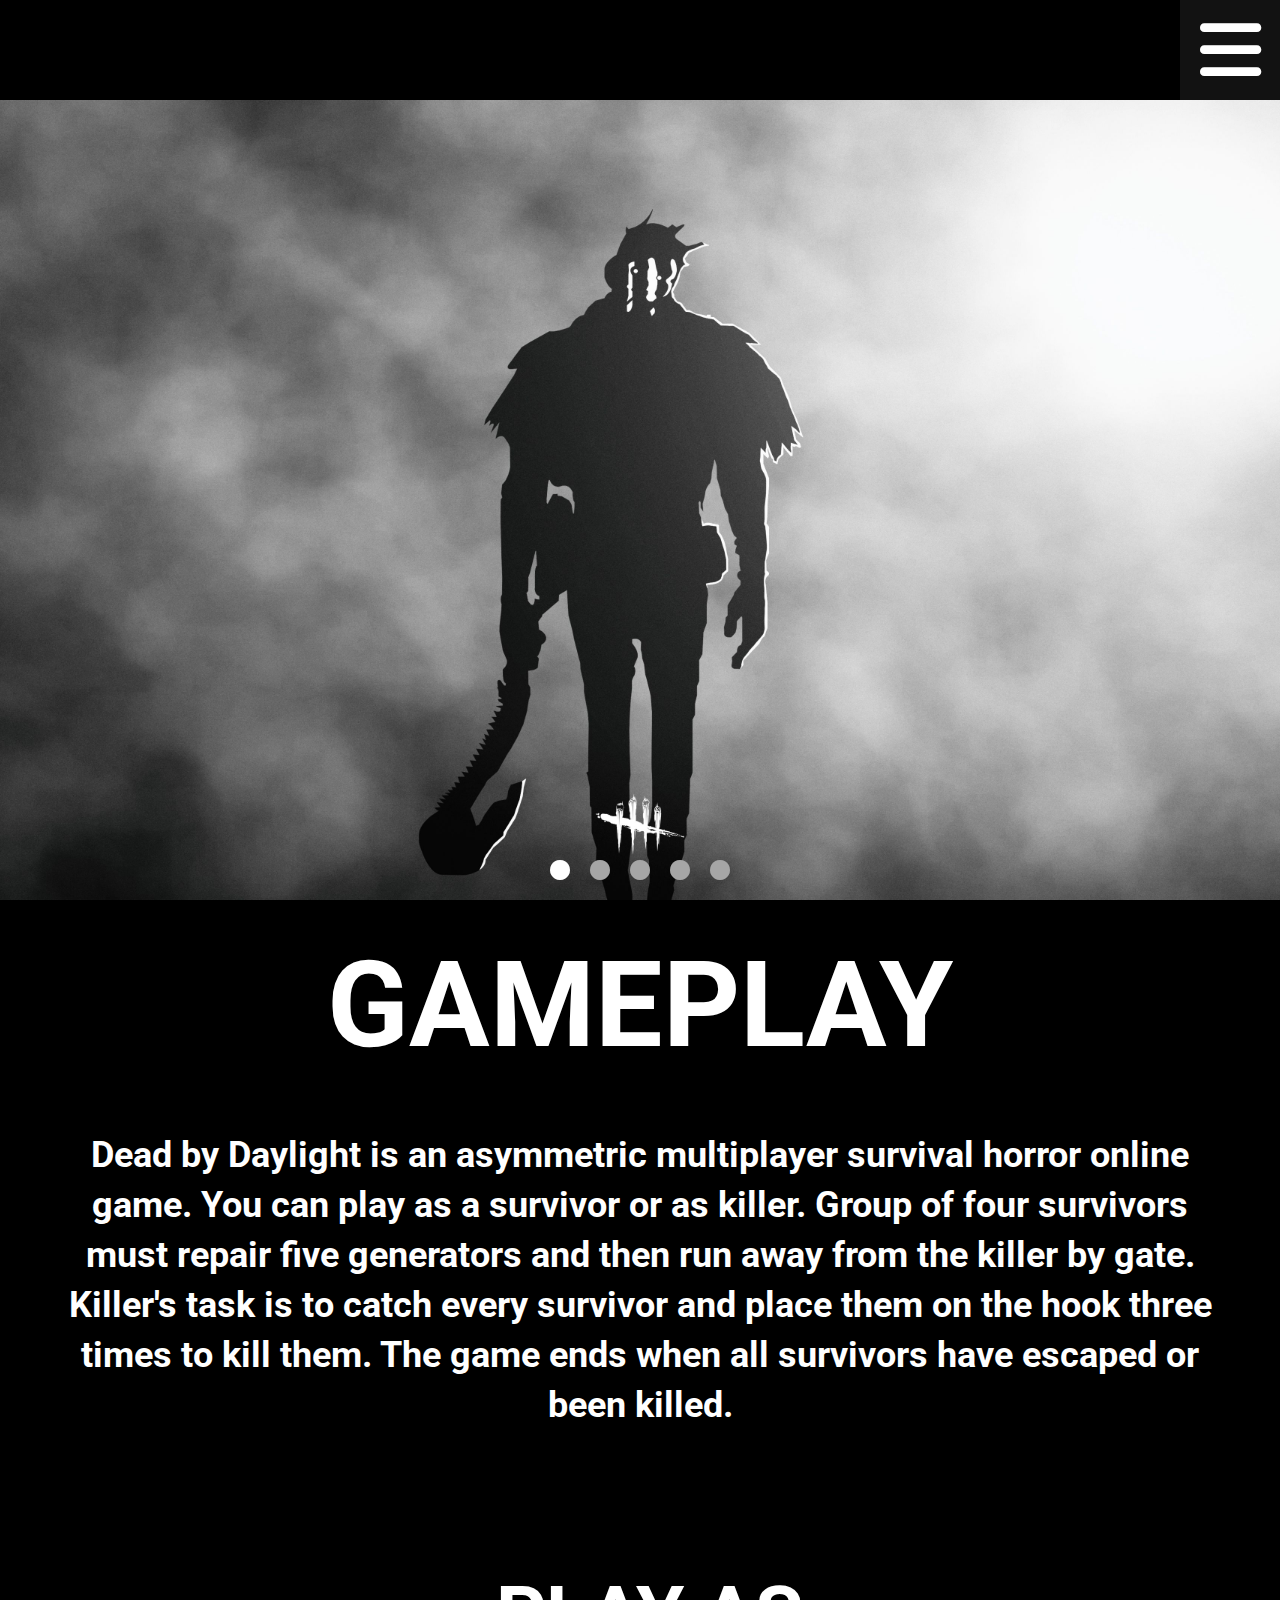
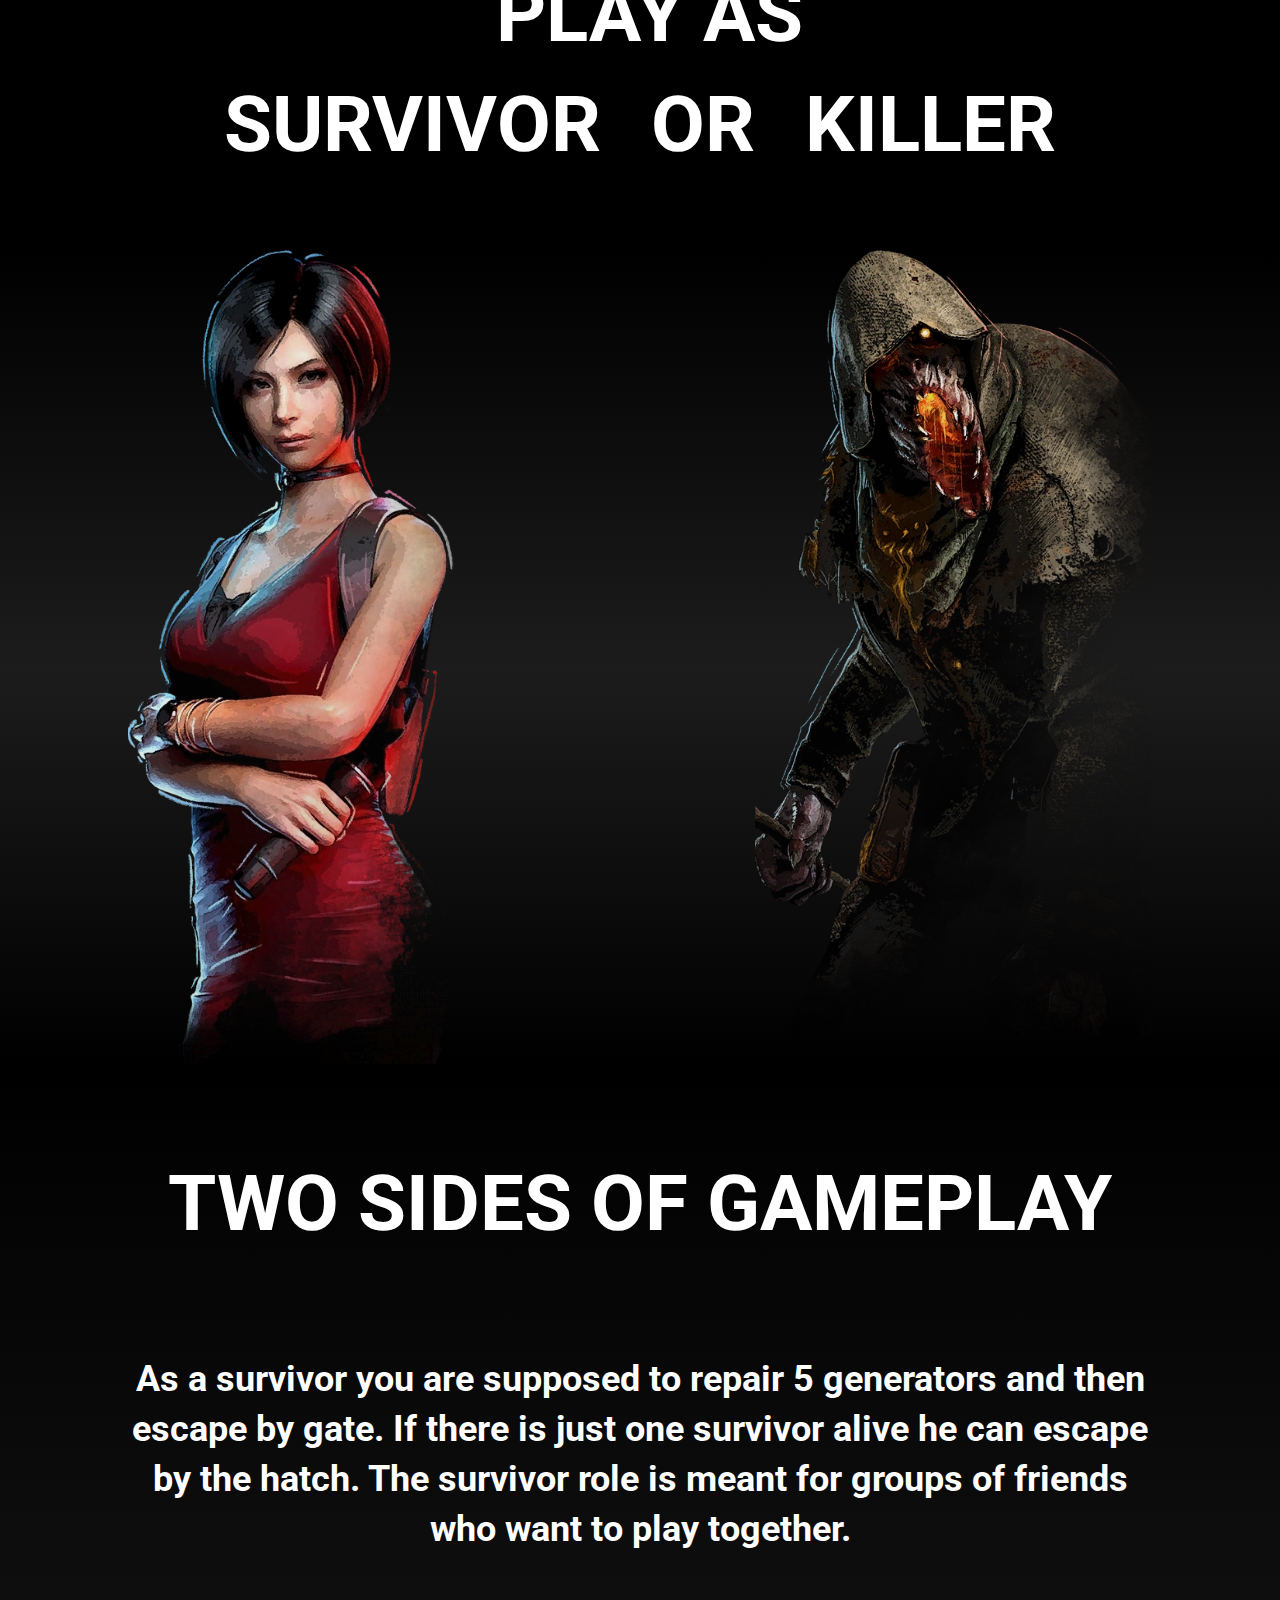
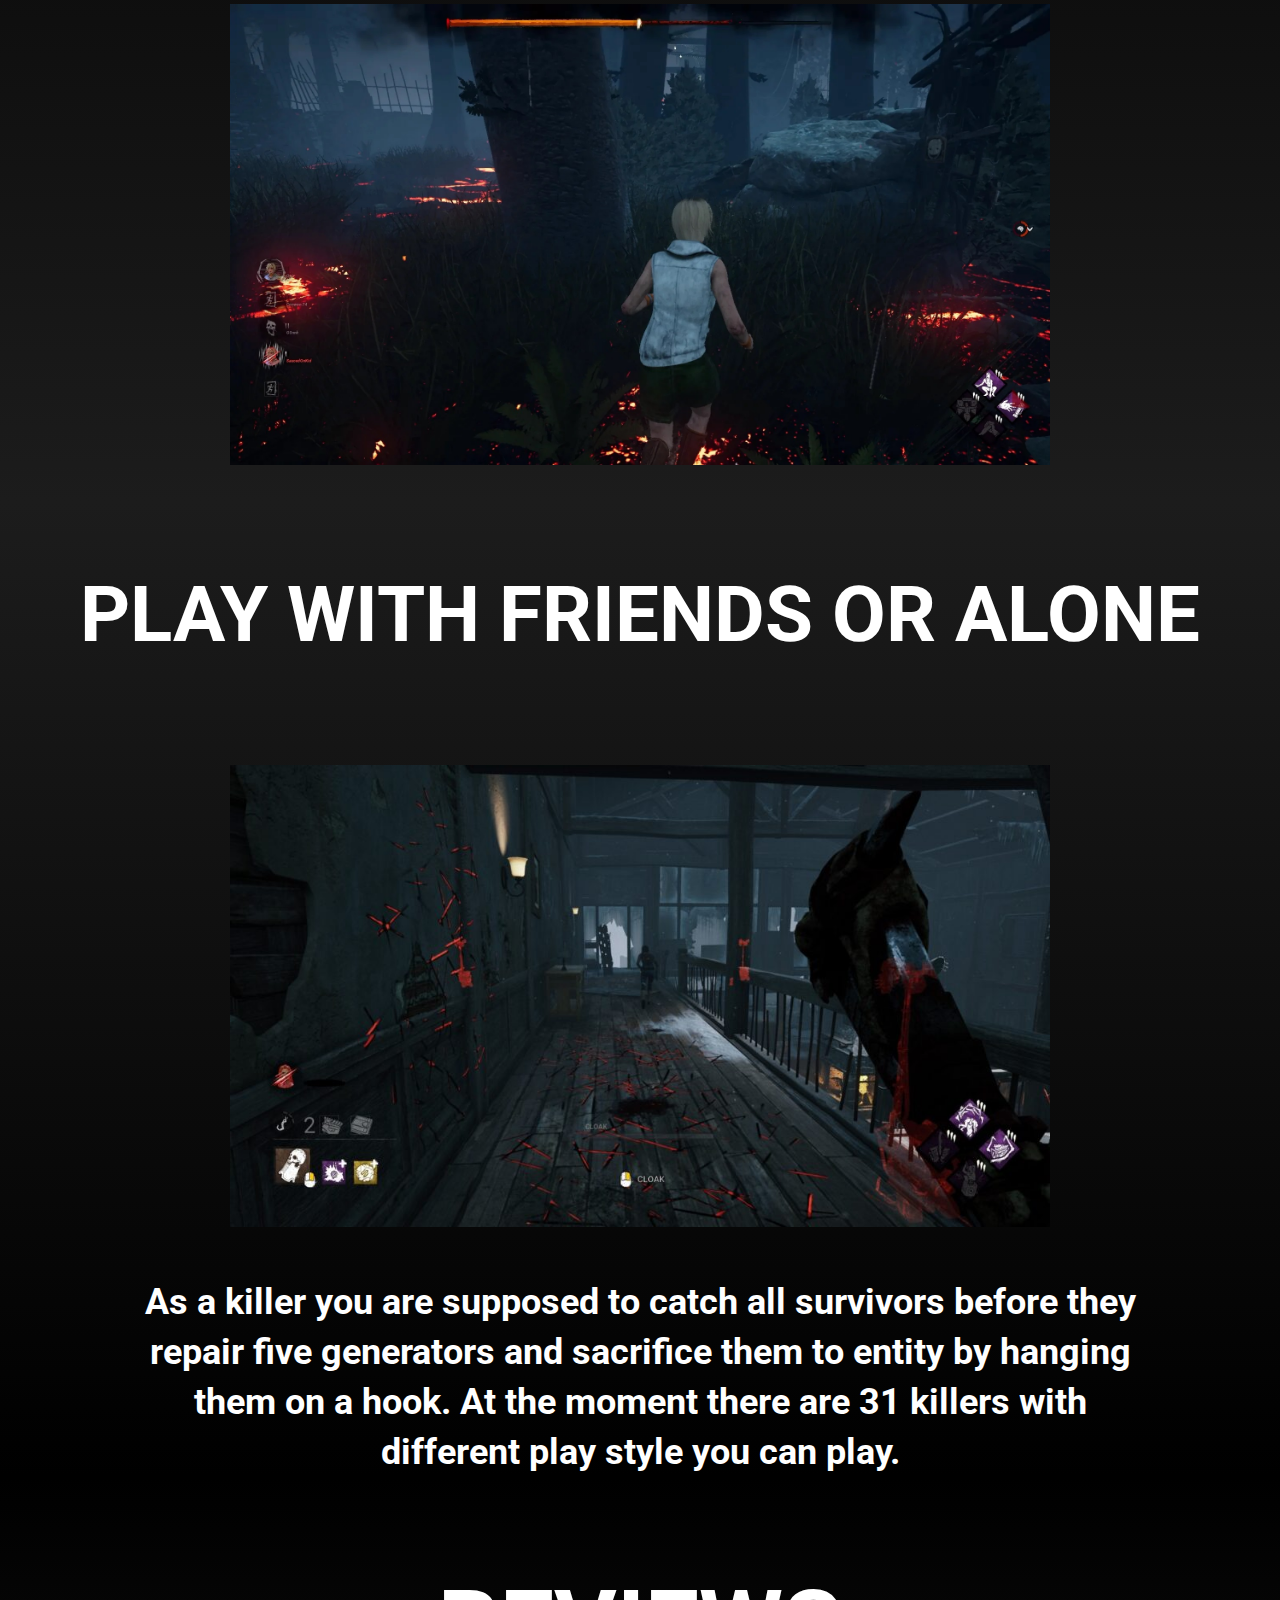
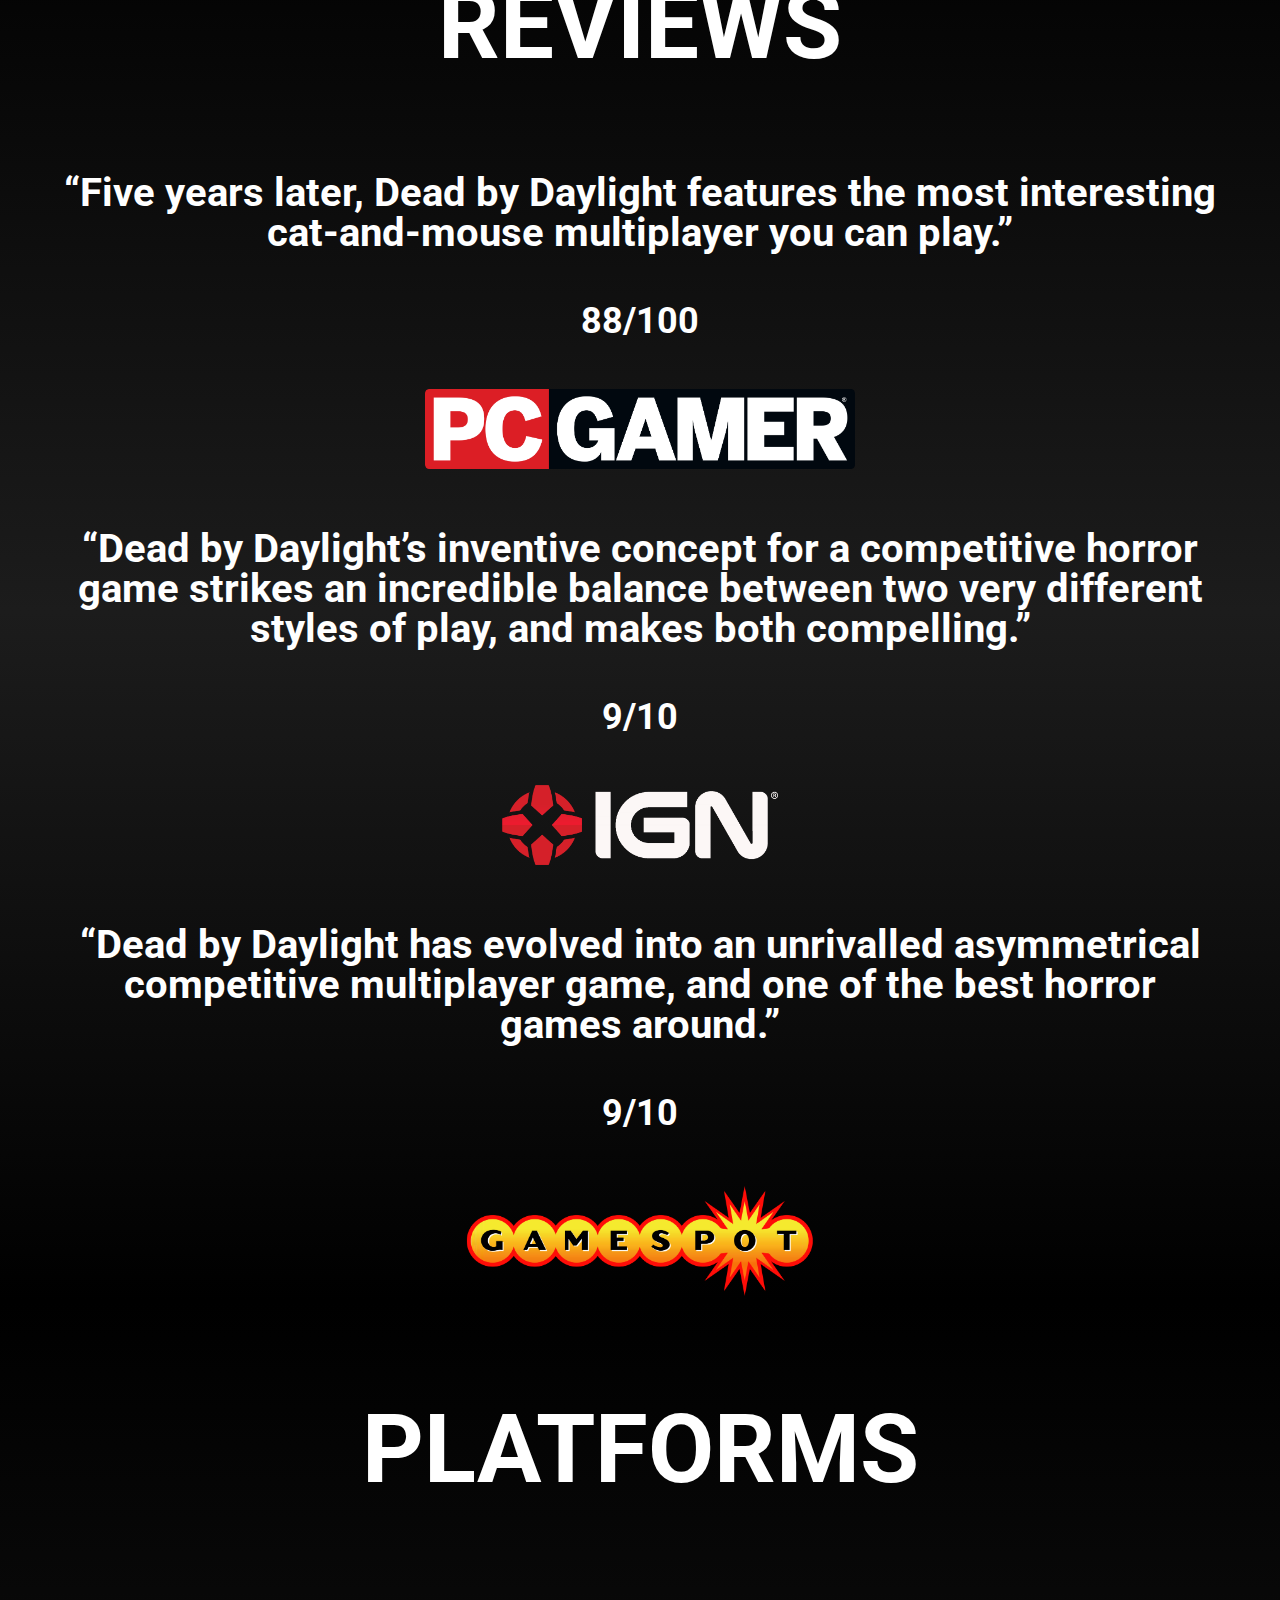
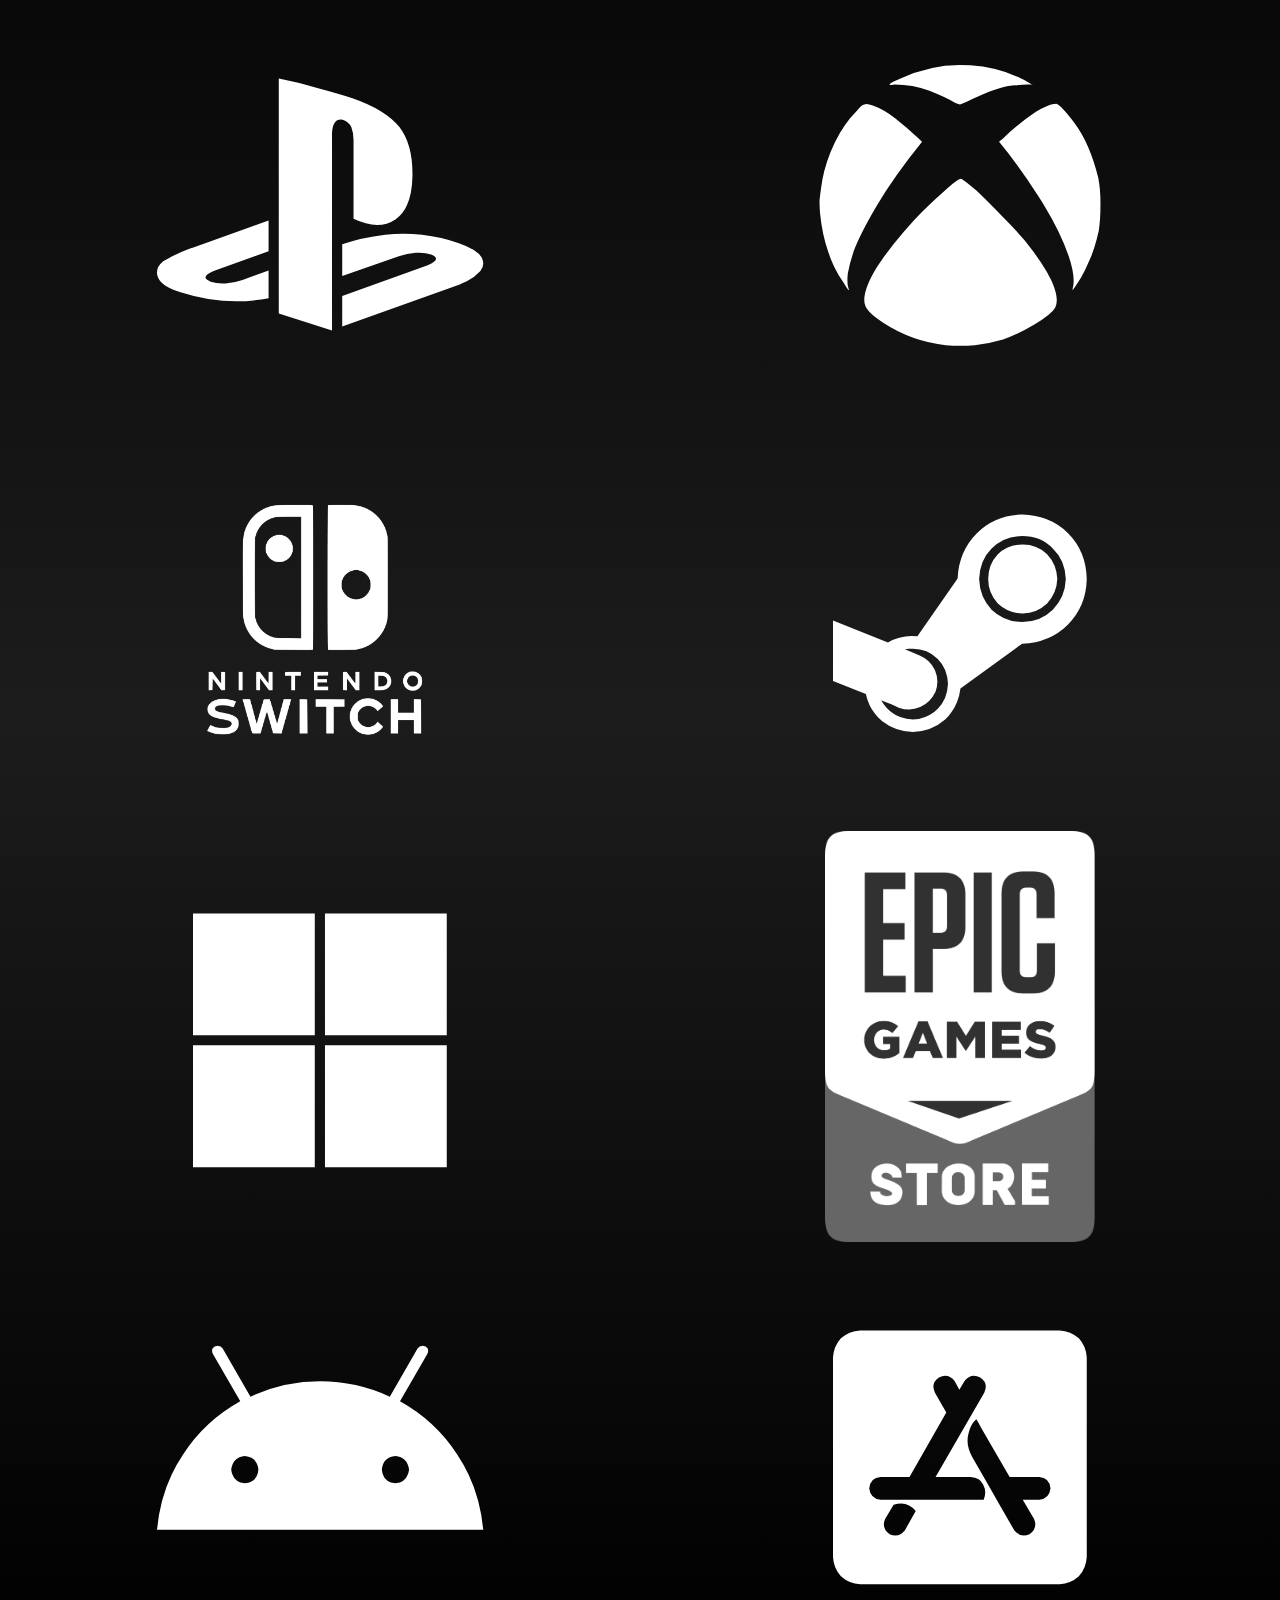
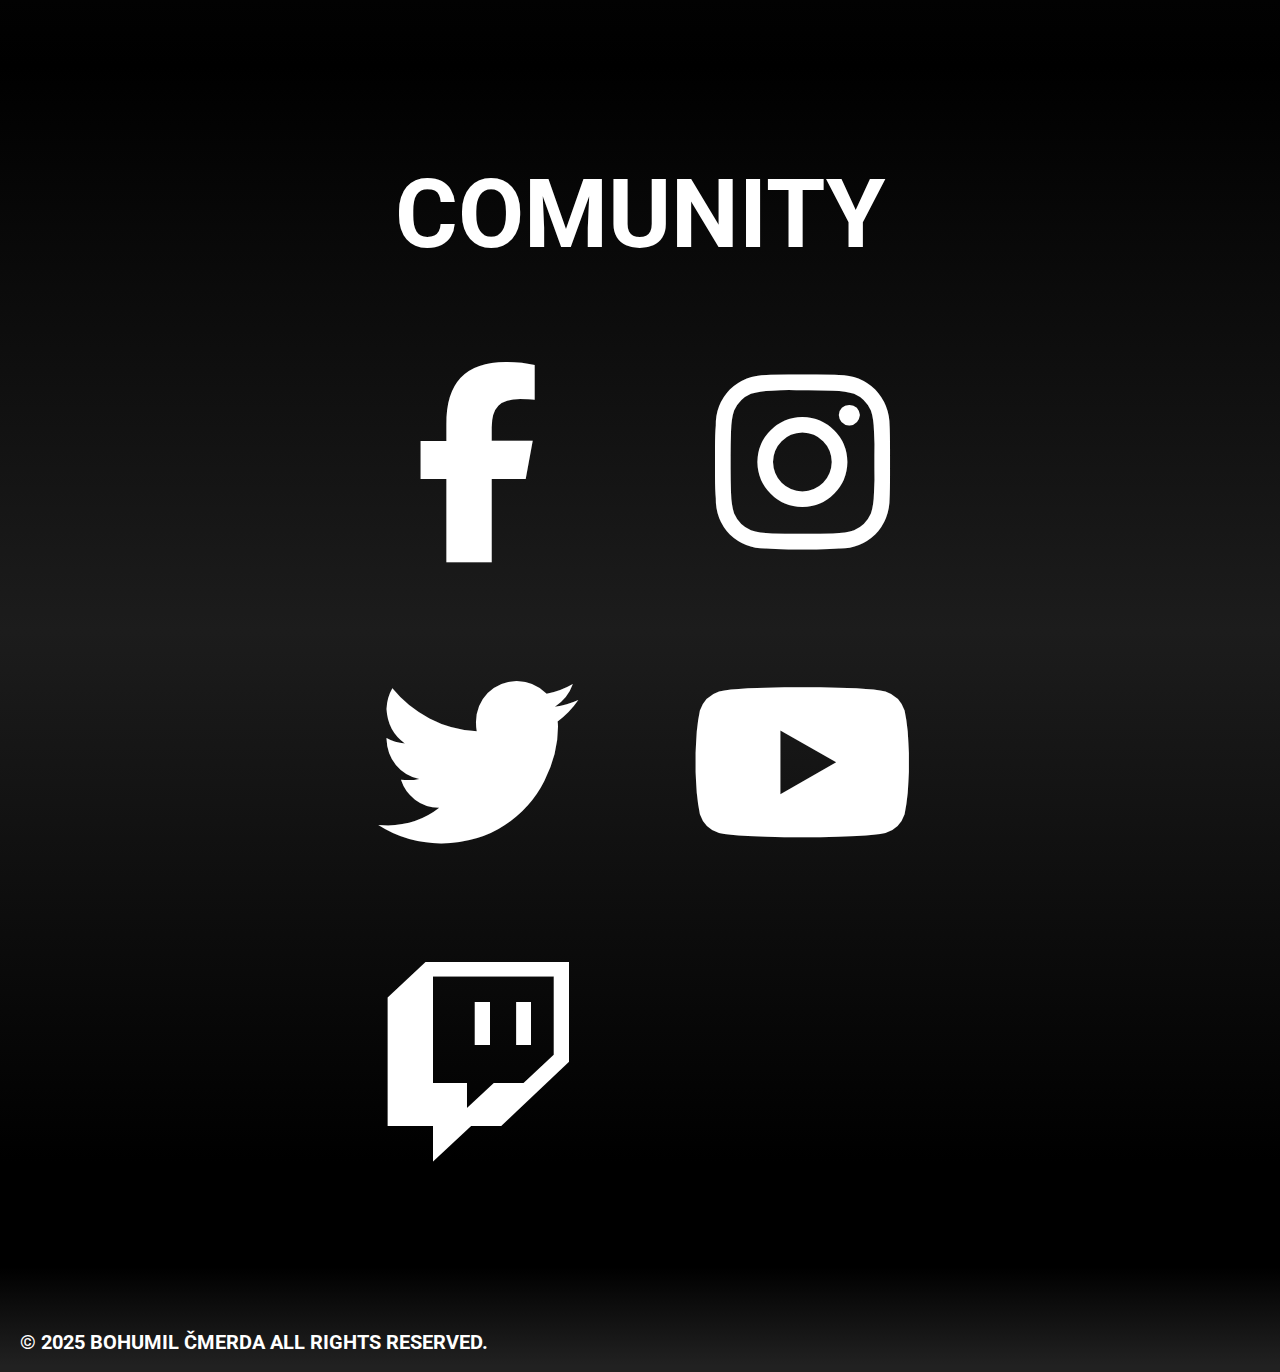
<file: index.html>
<!DOCTYPE html>
<html lang="en">
<head>
    <meta charset="UTF-8">
    <meta http-equiv="X-UA-Compatible" content="IE=edge">
    <meta name="viewport" content="width=device-width, initial-scale=1.0">
    <title>Dead by Daylight</title>
    <link rel="stylesheet" href="styles/reset.css">
    <link rel="stylesheet" href="https://cdnjs.cloudflare.com/ajax/libs/font-awesome/6.1.1/css/all.min.css">
    <link rel="preconnect" href="https://fonts.googleapis.com">
    <link rel="preconnect" href="https://fonts.gstatic.com" crossorigin>
    <link href="https://fonts.googleapis.com/css2?family=Roboto:ital,wght@0,100;0,300;0,400;0,500;0,700;0,900;1,100;1,300;1,400;1,500;1,700;1,900&display=swap" rel="stylesheet">
    <link rel="stylesheet" href="styles/index.css">
</head>
<body>
    <header>
        <section class="logo"><a href="index.html"><img src="images/DBDlogo.png" alt="logo"></a></section>
        <nav>
            <section class="item"><a href="DeadByDaylight-Killers.html">KILLERS</a></section>
            <section class="item"><a href="DeadByDaylight-Survivors.html">SURVIVORS</a></section>
            <section class="item"><a href="DeadByDaylight-Realms.html">REALMS</a></section>
            <section class="purchase"><a href="https://store.steampowered.com/app/381210/Dead_by_Daylight/" target="_blank">PURCHASE</a></section>
        </nav>
    </header>
    <main>
        <article class="images"><img src="images/killerImage1.jpg" alt="killerImage"></article>
        <article class="dots">
            <i class="fa-solid fa-circle" style="color: #ffffff;" id="dot"></i>
            <i class="fa-solid fa-circle" style="color: #ffffff;" id="dot"></i>
            <i class="fa-solid fa-circle" style="color: #ffffff;" id="dot"></i>
            <i class="fa-solid fa-circle" style="color: #ffffff;" id="dot"></i>
            <i class="fa-solid fa-circle" style="color: #ffffff;" id="dot"></i>
        </article>
        <article class="gameplay">
            <h1>GAMEPLAY</h1>
            <p>Dead by Daylight is an asymmetric multiplayer survival horror online game. You can play as a survivor or as killer. Group of four survivors must repair five generators and then run away from the killer by gate. Killer's task is to catch every survivor and place them on the hook three times to kill them. The game ends when all survivors have escaped or been killed.</p>
            <h3><p> PLAY AS</p><section class="SurvivorOrKiller"><section>SURVIVOR</section><section>OR</section><section>KILLER</section></section></h3>
            <section class="images2">
                <img class="survivor" src="images/survivor.webp" alt="survivor">
                <img class="killer" src="images/killer.webp" alt="killer">
            </section>
            <article class="twoSides">
                <h3>TWO SIDES OF GAMEPLAY</h3>
                <section class="description">
                    <section class="text">As a survivor you are supposed to repair 5 generators and then escape by gate. If there is just one survivor alive he can escape by the hatch. The survivor role is meant for groups of friends who want to play together.</section>
                    <img src="images/survivorPOV.jpg" alt="survivorPOV">
                </section>
                <h3>PLAY WITH FRIENDS OR ALONE</h3>
                <section class="description">
                    <img src="images/killerPOV.jpg" alt="killerPOV">
                    <section class="text">As a killer you are supposed to catch all survivors before they repair five generators and sacrifice them to entity by hanging them on a hook. At the moment there are 31 killers with different play style you can play.</section>
                    </section>
            </article>
        </article>
        <article class="reviews">
            <h2>REVIEWS</h2>
            <article class="container">
                <article class="review">
                    <section class="text">“Five years later, Dead by Daylight features the most interesting cat-and-mouse multiplayer you can play.”</section>
                    <section class="numbers">88/100</section>
                    <img src="images/PCgamer.png" alt="PCgamerLOGO">
                </article>
                <article class="review">
                    <section class="text">“Dead by Daylight’s inventive concept for a competitive horror game strikes an incredible balance between two very different styles of play, and makes both compelling.”</section>
                    <section class="numbers">9/10</section>
                    <img src="images/ign.png" alt="IGNlogo">
                </article>
                <article class="review">
                    <section class="text">“Dead by Daylight has evolved into an unrivalled asymmetrical competitive multiplayer game, and one of the best horror games around.”</section>
                    <section class="numbers">9/10</section>
                    <img src="images/gamespot.png" alt="gamespotLOGO">
                </article>
            </article>
        </article>
        <article class="platforms">
        <h2>PLATFORMS</h2>
            <section class="content">
                <a href="https://store.playstation.com/en-cz/product/EP3367-PPSA02049_00-DEADBYDAYLIGHT00" target="_blank"><i class="fa-brands fa-playstation"></i></a>
                <a href="https://www.xbox.com/en-us/games/store/dead-by-daylight/c0n22p73qz60?activetab=pivot:overviewtab" target="_blank"><i class="fa-brands fa-xbox"></i></a>
                <a href="https://www.nintendo.com/store/products/dead-by-daylight-switch/" target="_blank"><img src="images/NSlogo.png" alt="NintendoSwitchLogo"></a>
                <a href="https://store.steampowered.com/app/381210/Dead_by_Daylight/" target="_blank"><i class="fa-brands fa-steam-symbol"></i></a>
                <a href="https://www.xbox.com/en-us/games/store/dead-by-daylight-windows/9nms4sfnbgbh?cid=msft_web_chart&activetab=pivot:overviewtab" target="_blank"><i class="fa-brands fa-microsoft"></i></a>
                <a href="https://store.epicgames.com/en-US/p/dead-by-daylight" target="_blank"><img src="images/EGSlogo.png" alt="EpicGamesLogo "></a>
                <a href="https://play.google.com/store/apps/details?id=com.bhvr.deadbydaylight&hl=cs&gl=US" target="_blank"><i class="fa-brands fa-android"></i></a>
                <a href="https://apps.apple.com/sg/app/dead-by-daylight-mobile/id1557593322" target="_blank"><i class="fa-brands fa-app-store-ios"></i></a>
            </section>
        </article>
        <article class="comunity">
            <h2>COMUNITY</h2>
            <section class="social">
                <a href="https://www.facebook.com/DeadByDaylight/" target="_blank"><i class="fa-brands fa-facebook-f"></i></a>
                <a href="https://www.instagram.com/deadbydaylight/" target="_blank"><i class="fa-brands fa-instagram"></i></a>
                <a href="https://twitter.com/deadByBHVR" target="_blank"><i class="fa-brands fa-twitter"></i></a>
                <a href="https://www.youtube.com/channel/UCaSgsFdGbwjfdawl3rOXiwQ" target="_blank"><i class="fa-brands fa-youtube"></i></a>
                <a href="https://www.twitch.tv/deadbydaylight" target="_blank"><i class="fa-brands fa-twitch"></i></a>
            </section>
        </article>
        <footer><p>&copy 2025 BOHUMIL ČMERDA ALL RIGHTS RESERVED.</p></footer>
    </main>
    <script src="JS/mainScript.js"></script>
    <script src="JS/HamburgerMenu.js"></script>
</body>
</html>
</file>
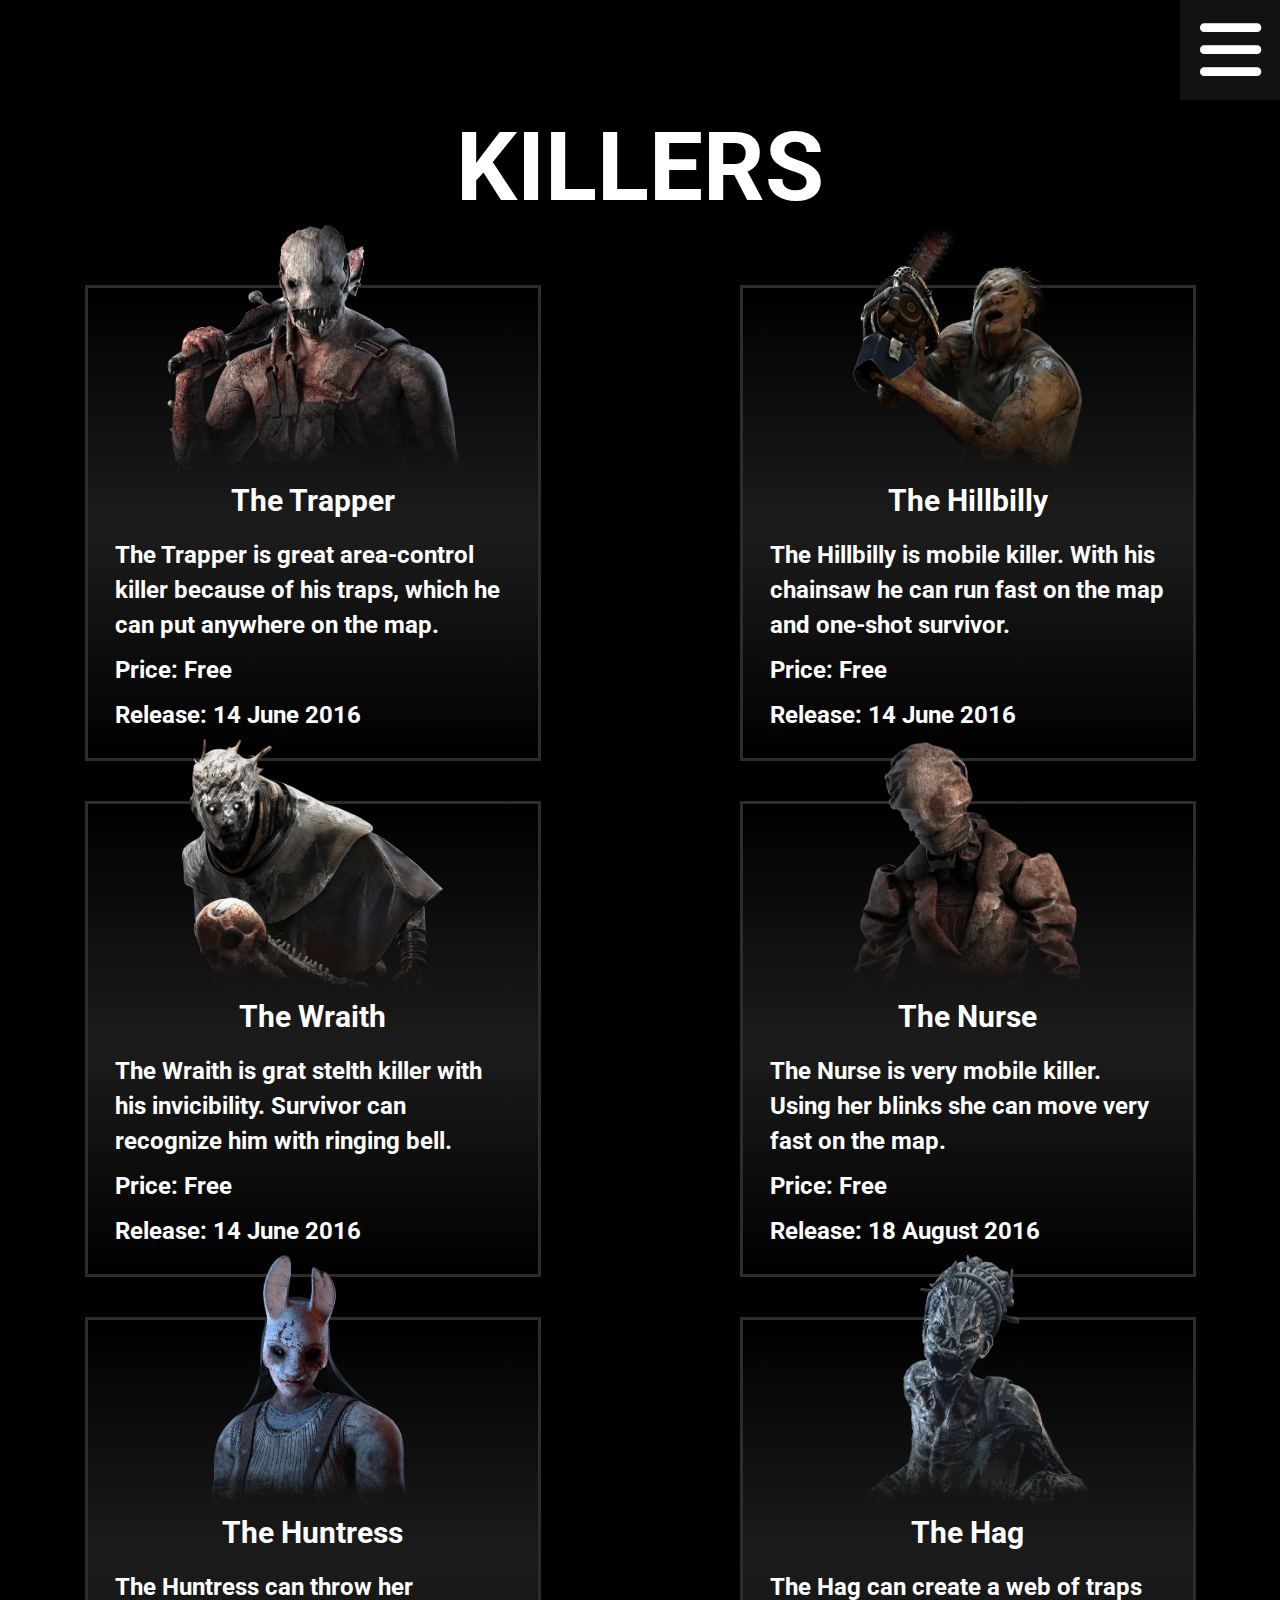
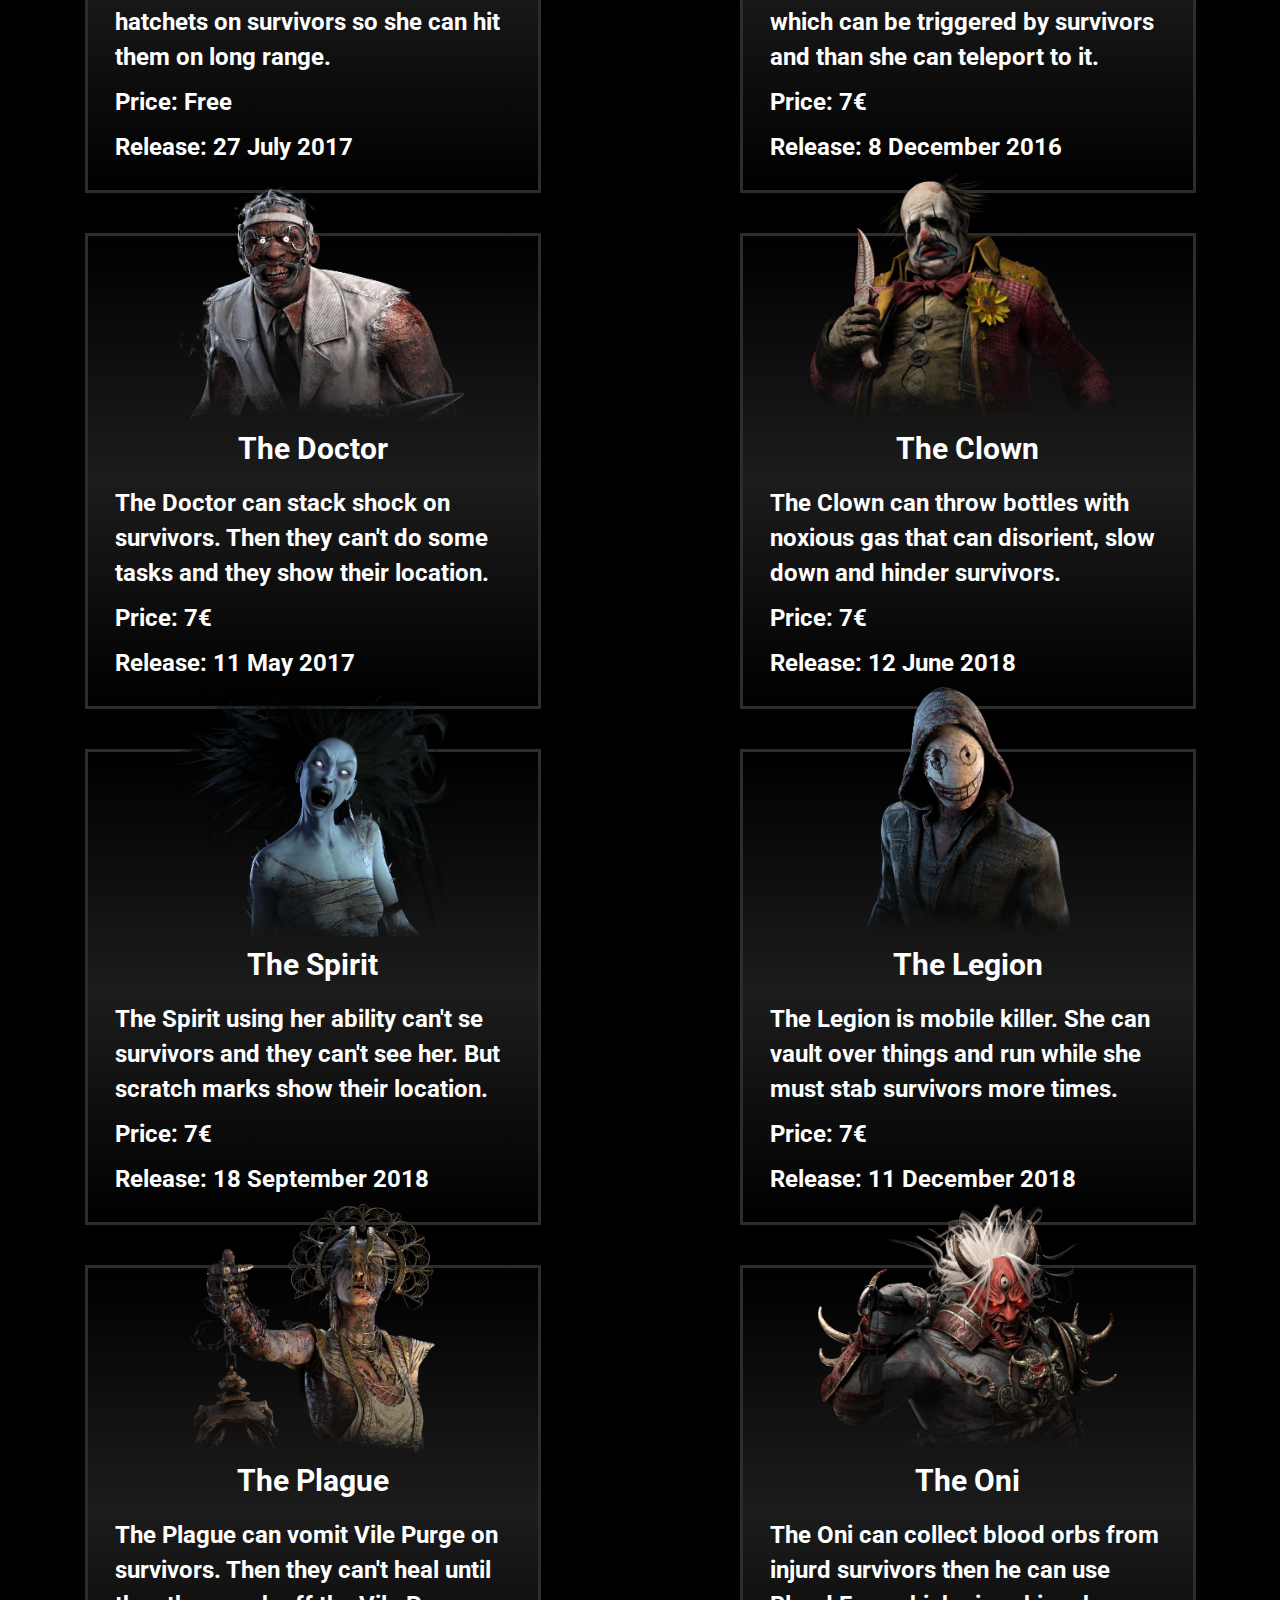
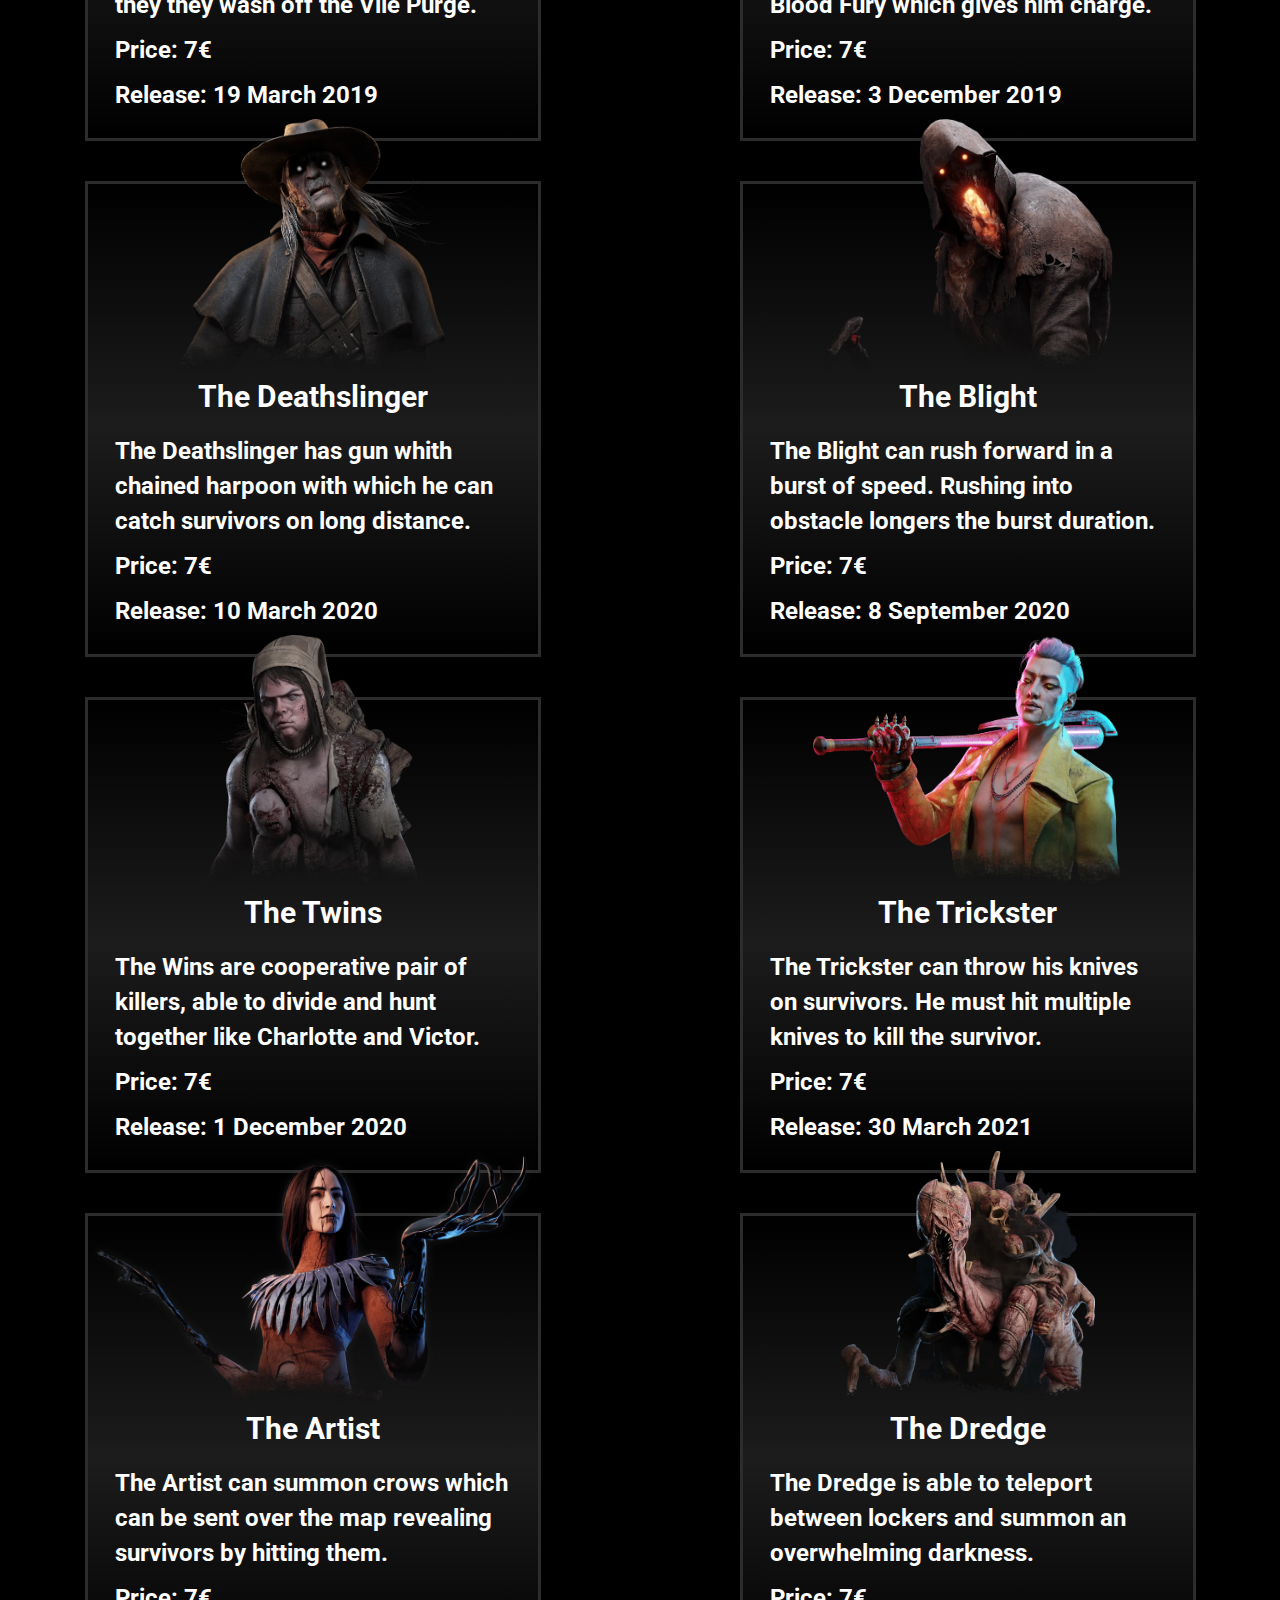
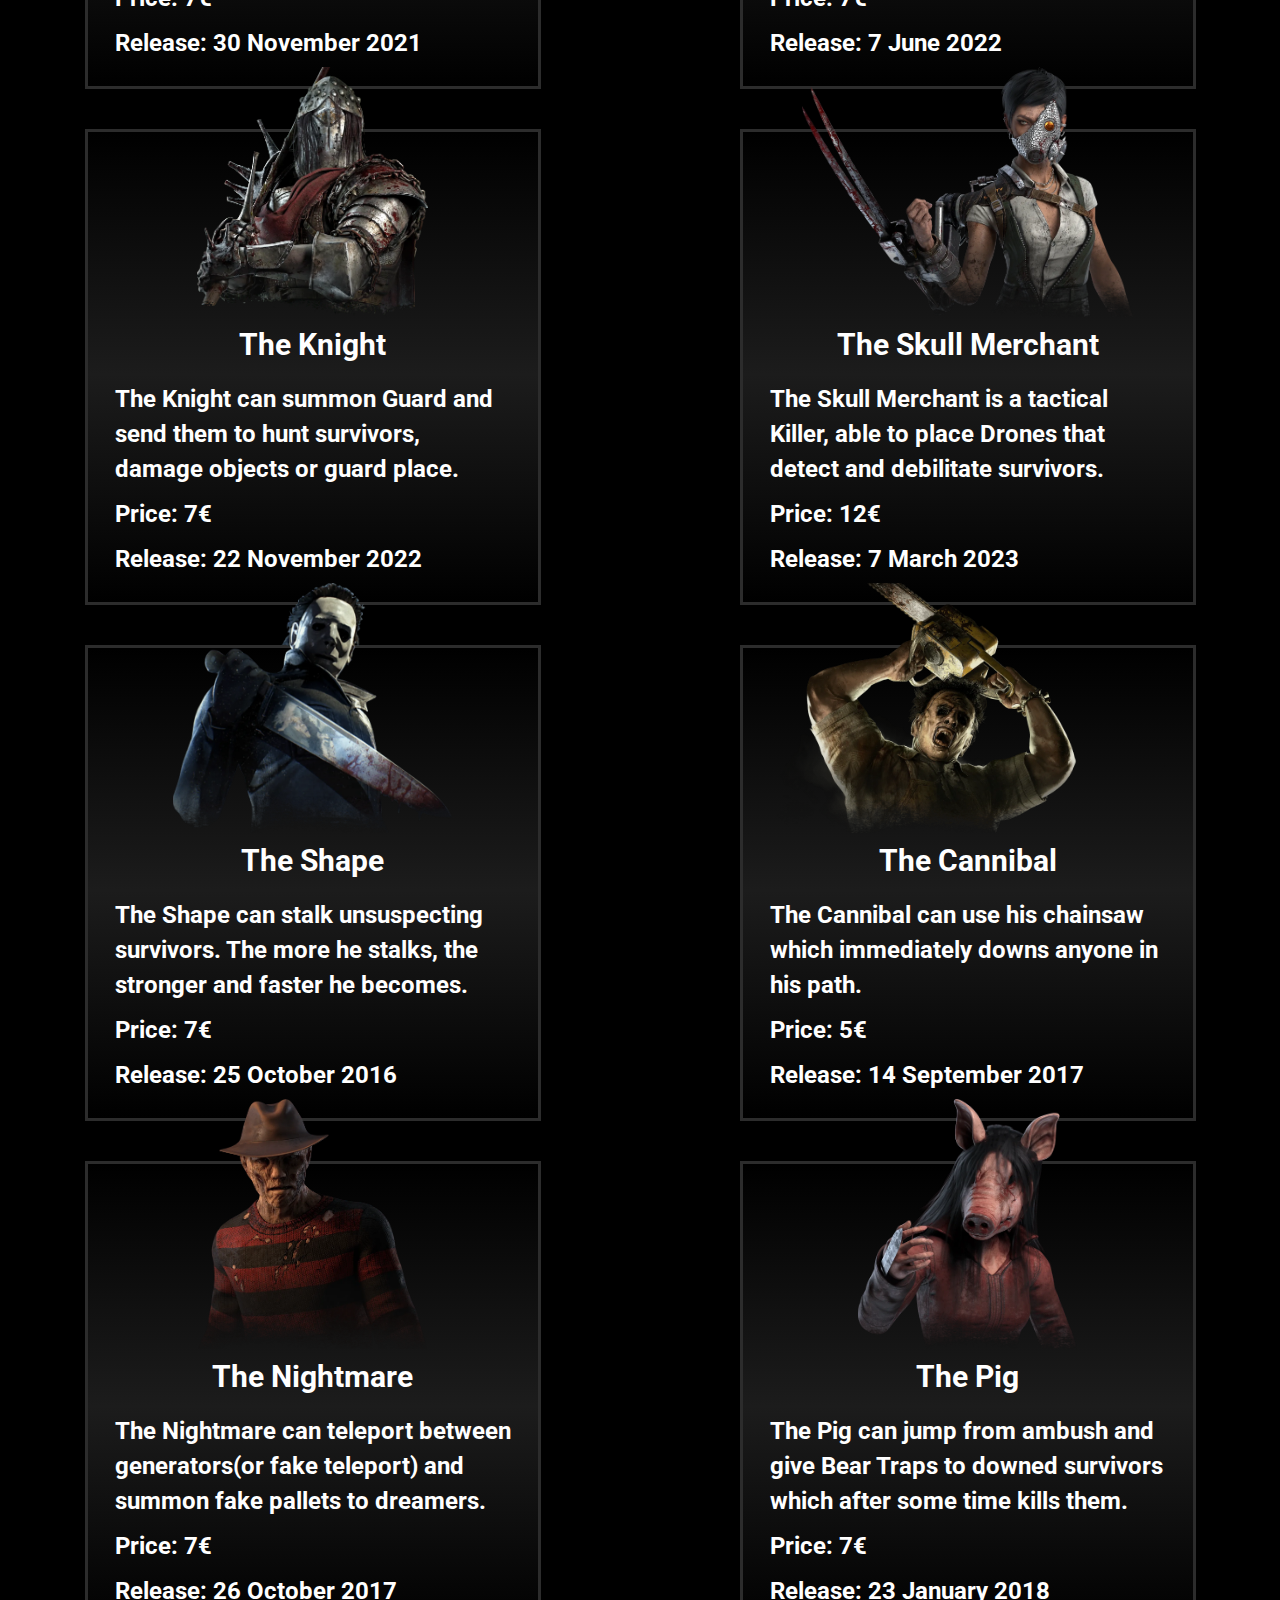
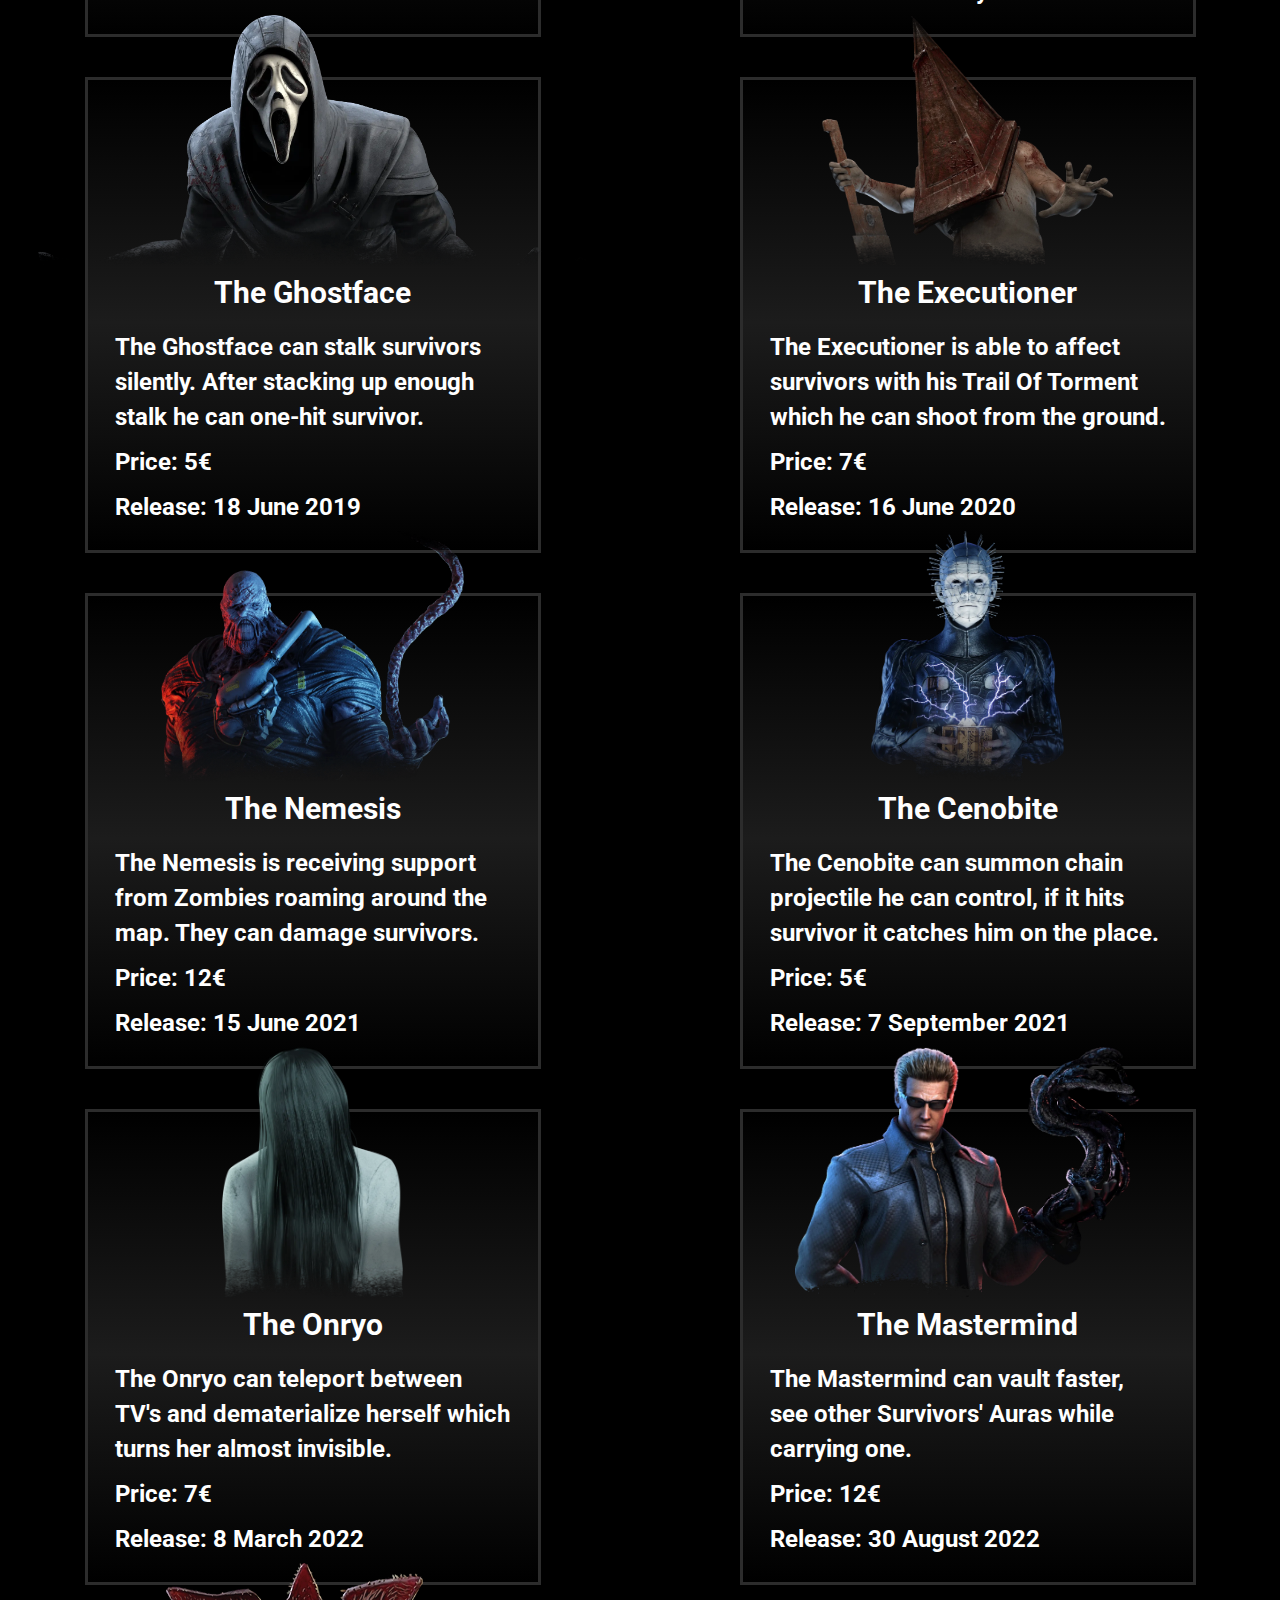
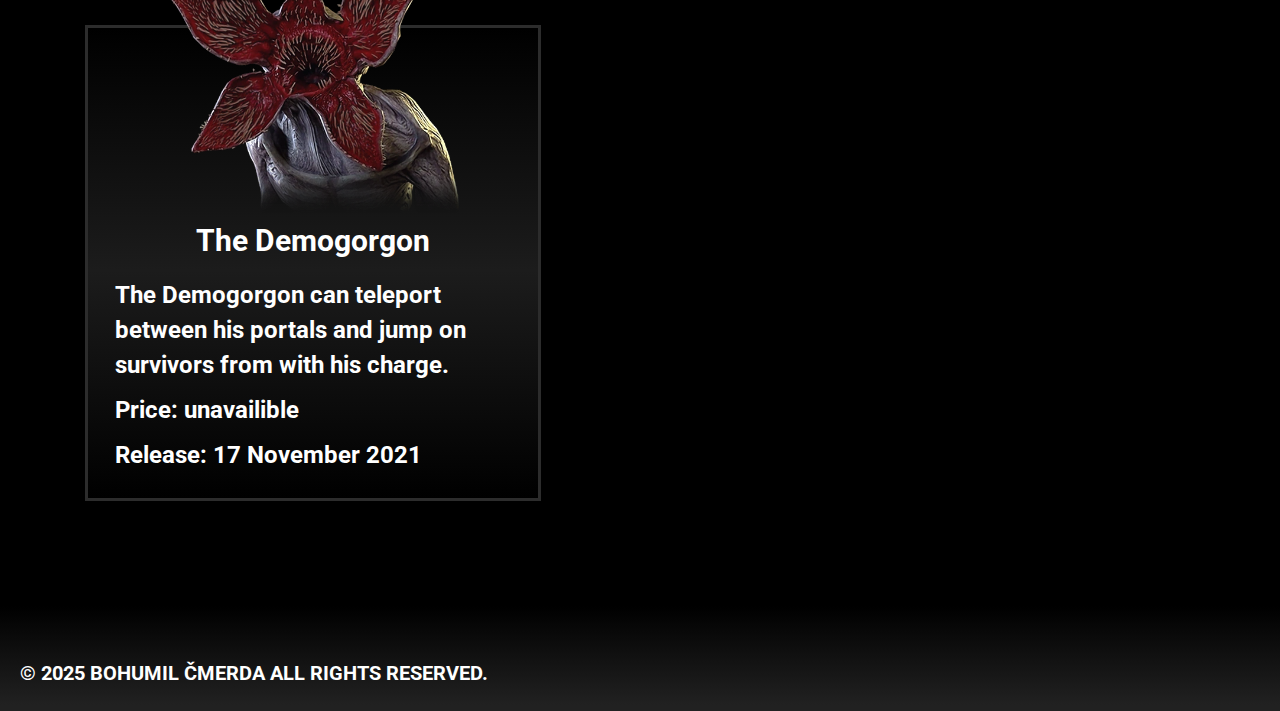
<file: DeadByDaylight-Killers.html>
<!DOCTYPE html>
<html lang="en">
<head>
    <meta charset="UTF-8">
    <meta http-equiv="X-UA-Compatible" content="IE=edge">
    <meta name="viewport" content="width=device-width, initial-scale=1.0">
    <title>Dead by Daylight</title>
    <link rel="stylesheet" href="styles/reset.css">
    <link rel="stylesheet" href="https://cdnjs.cloudflare.com/ajax/libs/font-awesome/6.1.1/css/all.min.css">
    <link rel="preconnect" href="https://fonts.googleapis.com">
    <link rel="preconnect" href="https://fonts.gstatic.com" crossorigin>
    <link href="https://fonts.googleapis.com/css2?family=Roboto:ital,wght@0,100;0,300;0,400;0,500;0,700;0,900;1,100;1,300;1,400;1,500;1,700;1,900&display=swap" rel="stylesheet">
    <link rel="stylesheet" href="styles/killers.css">
</head>
<body>
    <header>
        <section class="logo"><a href="index.html"><img src="images/DBDlogo.png" alt="logo"></a></section>
        <nav>
            <section class="item"><a href="DeadByDaylight-Killers.html">KILLERS</a></section>
            <section class="item"><a href="DeadByDaylight-Survivors.html">SURVIVORS</a></section>
            <section class="item"><a href="DeadByDaylight-Realms.html">REALMS</a></section>
            <section class="purchase"><a href="https://store.steampowered.com/app/381210/Dead_by_Daylight/">PURCHASE</a></section>
        </nav>
    </header>
    <main>
        <h1>KILLERS</h1>
        <article class="grid">
            <section class="killer">
                <img src="images/Trapper.webp" alt="Trapper">
                <section class="text">
                    <h2></h2>
                    <p></p>
                    <p></p>
                    <p></p>
                </section>
            </section>
            <section class="killer">
                <img src="images/Hillbilly.webp" alt="Hillbilly">
                <section class="text">
                    <h2></h2>
                    <p></p>
                    <p></p>
                    <p></p>
                </section>
            </section>
            <section class="killer">
                <img src="images/Wraith.webp" alt="Wraith">
                <section class="text">
                    <h2></h2>
                    <p></p>
                    <p></p>
                    <p></p>
                </section>
            </section>
            <section class="killer">
                <img src="images/Nurse.webp" alt="Nurse">
                <section class="text">
                    <h2></h2>
                    <p></p>
                    <p></p>
                    <p></p>
                </section>
            </section>
            <section class="killer">
                <img src="images/Huntress.webp" alt="Huntress">
                <section class="text">
                    <h2></h2>
                    <p></p>
                    <p></p>
                    <p></p>
                </section>
            </section>
            <section class="killer">
                <img src="images/Hag.webp" alt="Hag">
                <section class="text">
                    <h2></h2>
                    <p></p>
                    <p></p>
                    <p></p>
                </section>
            </section>
            <section class="killer">
                <img src="images/Doctor.webp" alt="Doctor">
                <section class="text">
                    <h2></h2>
                    <p></p>
                    <p></p>
                    <p></p>
                </section>
            </section>
            <section class="killer">
                <img src="images/Clown.webp" alt="Clown">
                <section class="text">
                    <h2></h2>
                    <p></p>
                    <p></p>
                    <p></p>
                </section>
            </section>
            <section class="killer">
                <img src="images/Spirit.webp" alt="Spirit">
                <section class="text">
                    <h2></h2>
                    <p></p>
                    <p></p>
                    <p></p>
                </section>
            </section>
            <section class="killer">
                <img src="images/Legion.webp" alt="Legion">
                <section class="text">
                    <h2></h2>
                    <p></p>
                    <p></p>
                    <p></p>
                </section>
            </section>
            <section class="killer">
                <img src="images/Plague.webp" alt="Plague">
                <section class="text">
                    <h2></h2>
                    <p></p>
                    <p></p>
                    <p></p>
                </section>
            </section>
            <section class="killer">
                <img src="images/Oni.webp" alt="Oni">
                <section class="text">
                    <h2></h2>
                    <p></p>
                    <p></p>
                    <p></p>
                </section>
            </section>
            <section class="killer">
                <img src="images/Deathslinger.webp" alt="Deathslinger">
                <section class="text">
                    <h2></h2>
                    <p></p>
                    <p></p>
                    <p></p>
                </section>
            </section>
            <section class="killer">
                <img src="images/Blight.webp" alt="Blight">
                <section class="text">
                    <h2></h2>
                    <p></p>
                    <p></p>
                    <p></p>
                </section>
            </section>
            <section class="killer">
                <img src="images/Twins.webp" alt="Twins">
                <section class="text">
                    <h2></h2>
                    <p></p>
                    <p></p>
                    <p></p>
                </section>
            </section>
            <section class="killer">
                <img src="images/Trickster.webp" alt="Trickster">
                <section class="text">
                    <h2></h2>
                    <p></p>
                    <p></p>
                    <p></p>
                </section>
            </section>
            <section class="killer">
                <img src="images/Artist.webp" alt="Artist">
                <section class="text">
                    <h2></h2>
                    <p></p>
                    <p></p>
                    <p></p>
                </section>
            </section>
            <section class="killer">
                <img src="images/Dredge.webp" alt="Dredge">
                <section class="text">
                    <h2></h2>
                    <p></p>
                    <p></p>
                    <p></p>
                </section>
            </section>
            <section class="killer">
                <img src="images/Knight.webp" alt="Knight">
                <section class="text">
                    <h2></h2>
                    <p></p>
                    <p></p>
                    <p></p>
                </section>
            </section>
            <section class="killer">
                <img src="images/Merchant.webp" alt="Skull Merchant">
                <section class="text">
                    <h2></h2>
                    <p></p>
                    <p></p>
                    <p></p>
                </section>
            </section>
            <section class="killer">
                <img src="images/Shape.webp" alt="Shape">
                <section class="text">
                    <h2></h2>
                    <p></p>
                    <p></p>
                    <p></p>
                </section>
            </section>
            <section class="killer">
                <img src="images/Cannibal.webp" alt="Cannibal">
                <section class="text">
                    <h2></h2>
                    <p></p>
                    <p></p>
                    <p></p>
                </section>
            </section>
            <section class="killer">
                <img src="images/Nightmare.webp" alt="Nightmare">
                <section class="text">
                    <h2></h2>
                    <p></p>
                    <p></p>
                    <p></p>
                </section>
            </section>
            <section class="killer">
                <img src="images/Pig.webp" alt="Pig">
                <section class="text">
                    <h2></h2>
                    <p></p>
                    <p></p>
                    <p></p>
                </section>
            </section>
            <section class="killer">
                <img src="images/Ghostface.webp" alt="Ghostface">
                <section class="text">
                    <h2></h2>
                    <p></p>
                    <p></p>
                    <p></p>
                </section>
            </section>
            <section class="killer">
                <img src="images/Executioner.webp" alt="Executioner">
                <section class="text">
                    <h2></h2>
                    <p></p>
                    <p></p>
                    <p></p>
                </section>
            </section>
            <section class="killer">
                <img src="images/Nemesis.webp" alt="Nemesis">
                <section class="text">
                    <h2></h2>
                    <p></p>
                    <p></p>
                    <p></p>
                </section>
            </section>
            <section class="killer">
                <img src="images/Cenobite.webp" alt="Cenobite">
                <section class="text">
                    <h2></h2>
                    <p></p>
                    <p></p>
                    <p></p>
                </section>
            </section>
            <section class="killer">
                <img src="images/Onryo.webp" alt="Onryo">
                <section class="text">
                    <h2></h2>
                    <p></p>
                    <p></p>
                    <p></p>
                </section>
            </section>
            <section class="killer">
                <img src="images/Mastermind.webp" alt="Mastermind">
                <section class="text">
                    <h2></h2>
                    <p></p>
                    <p></p>
                    <p></p>
                </section>
            </section>
            <section class="killer">
                <img src="images/Demogorgon.webp" alt="Demogorgon">
                <section class="text">
                    <h2></h2>
                    <p></p>
                    <p></p>
                    <p></p>
                </section>
            </section>
        </article>
        <footer><p>&copy 2025 BOHUMIL ČMERDA ALL RIGHTS RESERVED.</p></footer>
    </main>
    
    <script src="JS/killerScript.js"></script>
    <script src="JS/HamburgerMenu.js"></script>
</body>
</html>
</file>
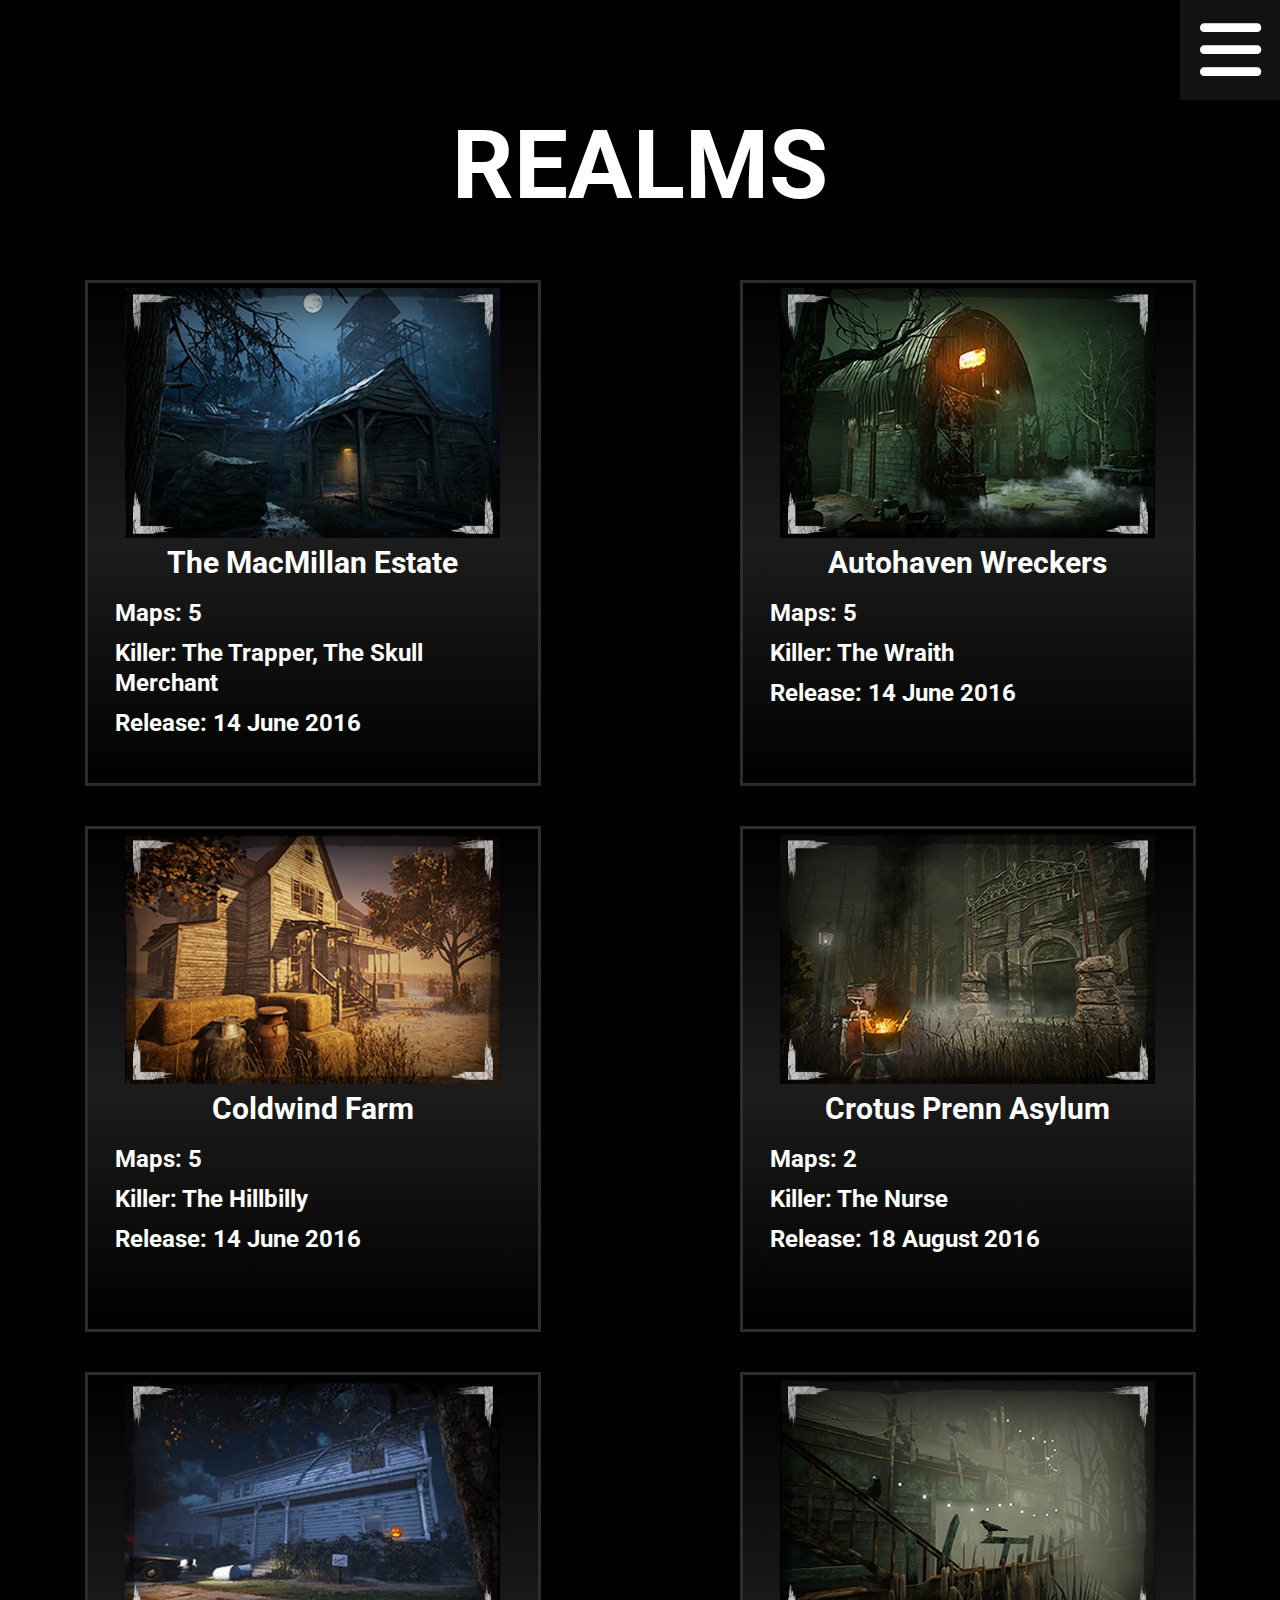
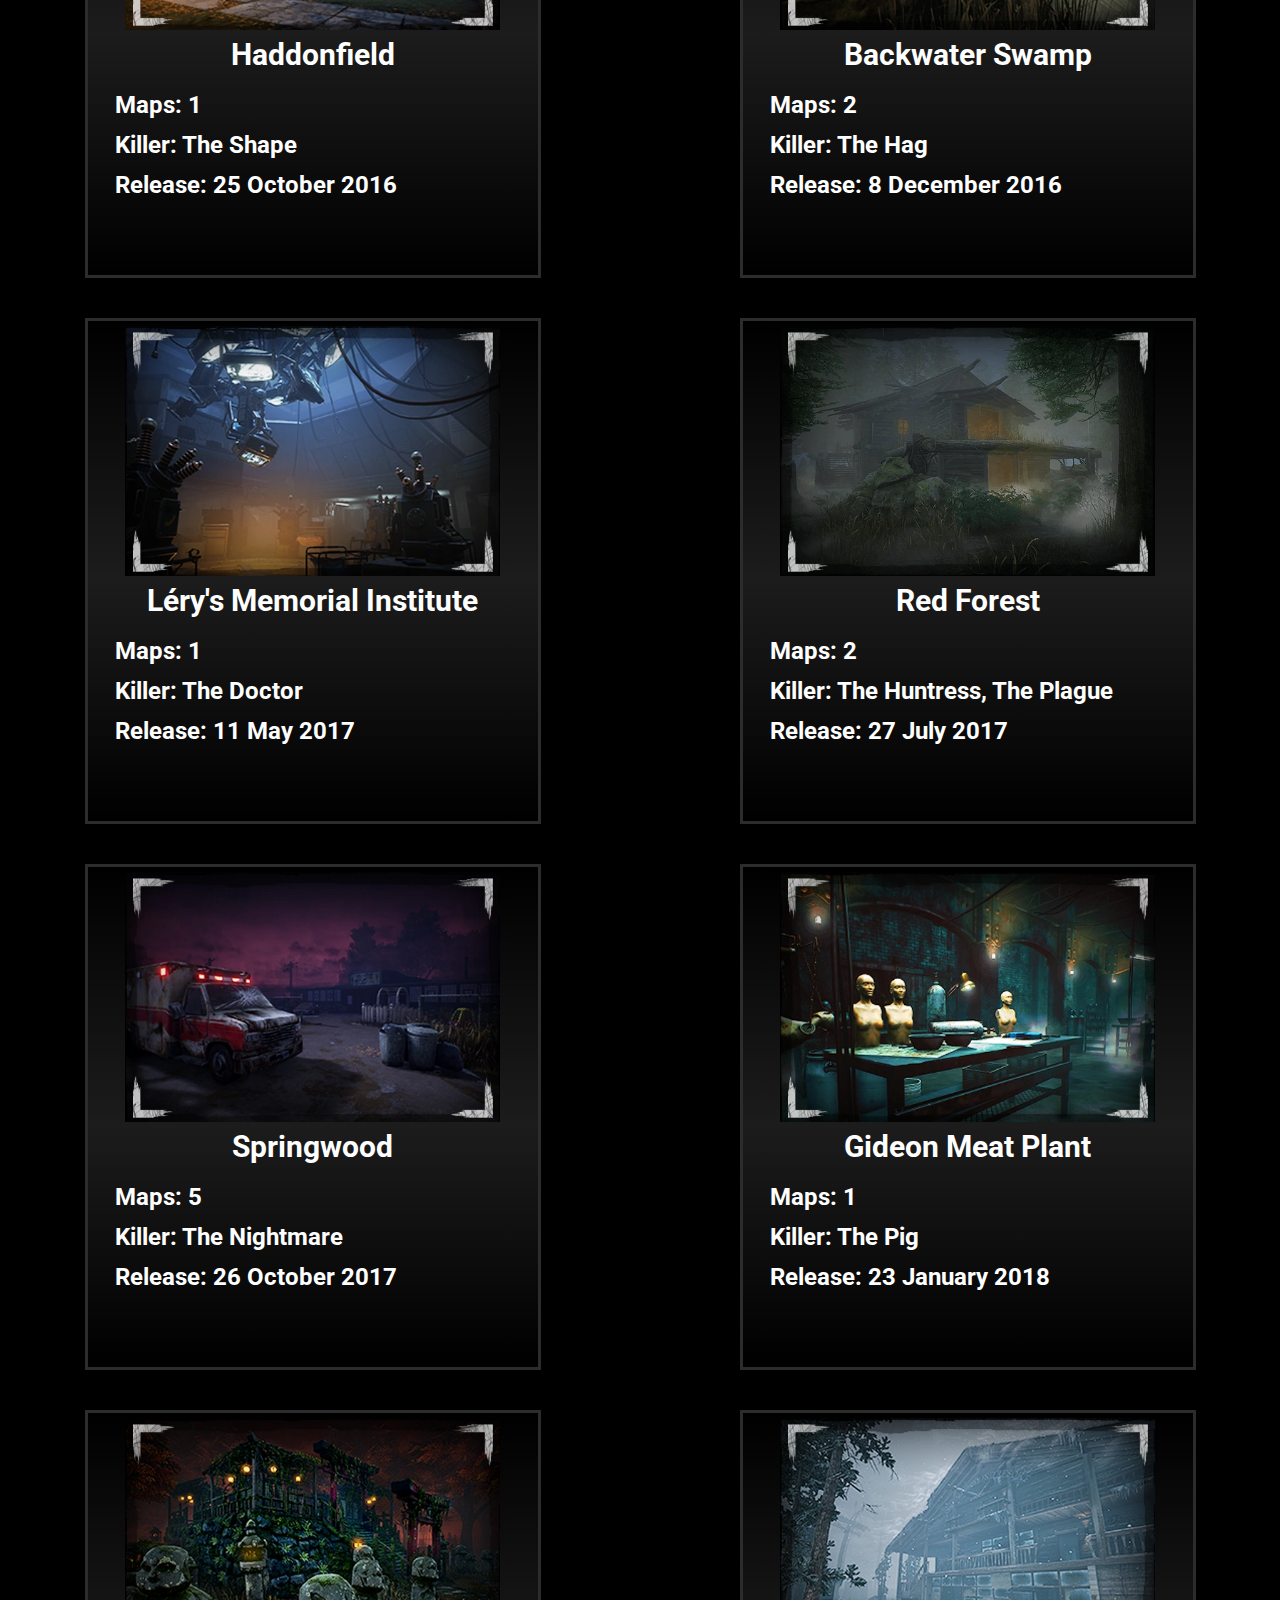
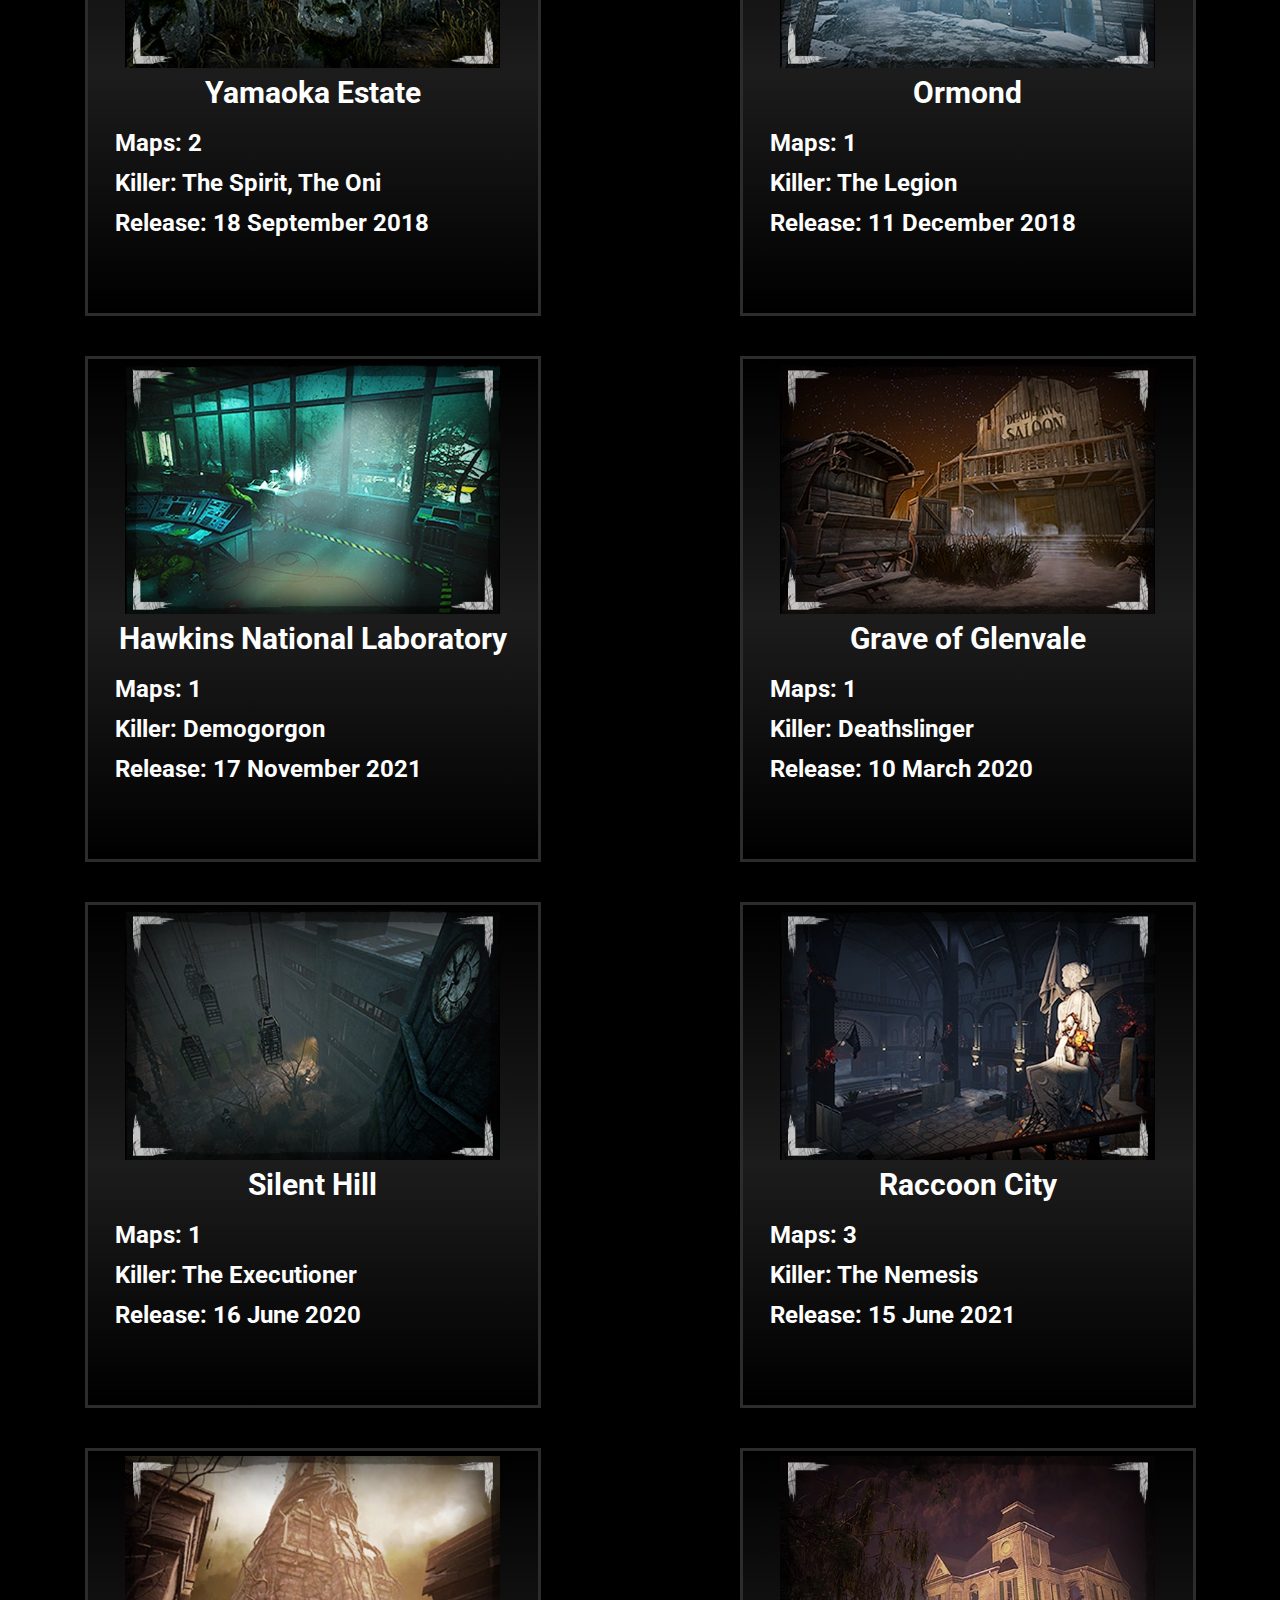
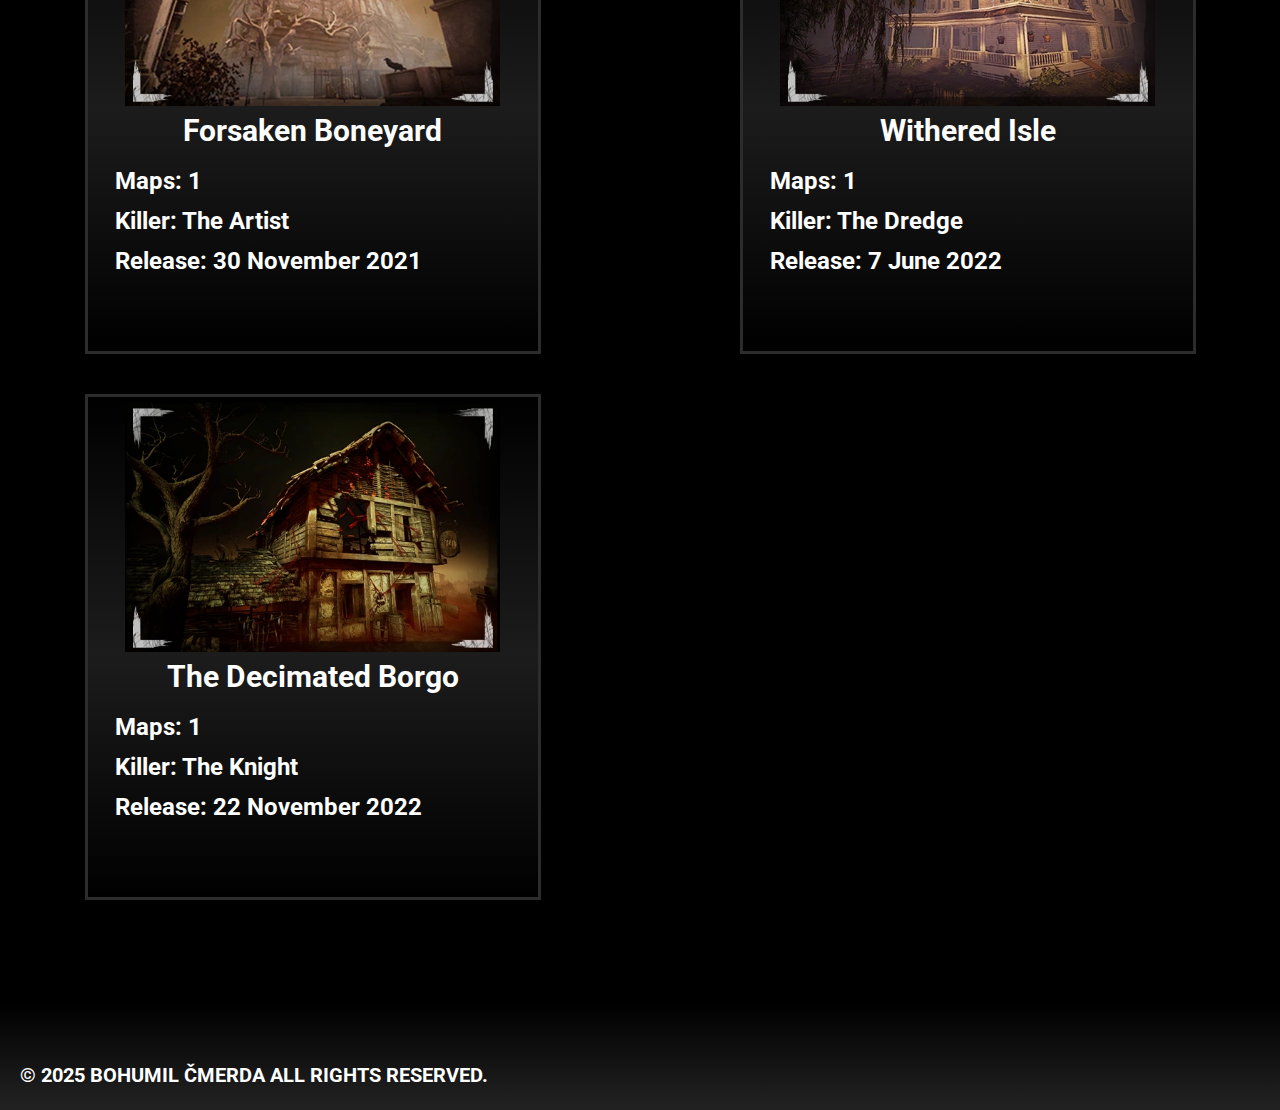
<file: DeadByDaylight-Realms.html>
<!DOCTYPE html>
<html lang="en">
<head>
    <meta charset="UTF-8">
    <meta http-equiv="X-UA-Compatible" content="IE=edge">
    <meta name="viewport" content="width=device-width, initial-scale=1.0">
    <title>Dead by Daylight</title>
    <link rel="stylesheet" href="styles/reset.css">
    <link rel="stylesheet" href="https://cdnjs.cloudflare.com/ajax/libs/font-awesome/6.1.1/css/all.min.css">
    <link rel="preconnect" href="https://fonts.googleapis.com">
    <link rel="preconnect" href="https://fonts.gstatic.com" crossorigin>
    <link href="https://fonts.googleapis.com/css2?family=Roboto:ital,wght@0,100;0,300;0,400;0,500;0,700;0,900;1,100;1,300;1,400;1,500;1,700;1,900&display=swap" rel="stylesheet">
    <link rel="stylesheet" href="styles/realms.css">
</head>
<body>
    <header>
        <section class="logo"><a href="index.html"><img src="images/DBDlogo.png" alt="logo"></a></section>
        <nav>
            <section class="item"><a href="DeadByDaylight-Killers.html">KILLERS</a></section>
            <section class="item"><a href="DeadByDaylight-Survivors.html">SURVIVORS</a></section>
            <section class="item"><a href="DeadByDaylight-Realms.html">REALMS</a></section>
            <section class="purchase"><a href="https://store.steampowered.com/app/381210/Dead_by_Daylight/">PURCHASE</a></section>
        </nav>
    </header>
    <main>
        <h1>REALMS</h1>
        <article class="grid">
            <section class="realm">
                <img src="images/RealmKeyArt_01.webp" alt="MacMillan Estate">
                <section class="text">
                    <h2></h2>
                    <p></p>
                    <p></p>
                    <p></p>
                </section>
            </section>
            <section class="realm">
                <img src="images/RealmKeyArt_02.webp" alt="Autohaven Wreckers">
                <section class="text">
                    <h2></h2>
                    <p></p>
                    <p></p>
                    <p></p>
                </section>
            </section>
            <section class="realm">
                <img src="images/RealmKeyArt_03.webp" alt="Coldwind Farm">
                <section class="text">
                    <h2></h2>
                    <p></p>
                    <p></p>
                    <p></p>
                </section>
            </section>
            <section class="realm">
                <img src="images/RealmKeyArt_04.webp" alt="Crotus Prenn Asylum">
                <section class="text">
                    <h2></h2>
                    <p></p>
                    <p></p>
                    <p></p>
                </section>
            </section>
            <section class="realm">
                <img src="images/RealmKeyArt_05.webp" alt="Haddonfield">
                <section class="text">
                    <h2></h2>
                    <p></p>
                    <p></p>
                    <p></p>
                </section>
            </section>
            <section class="realm">
                <img src="images/RealmKeyArt_06.webp" alt="Backwater Swamp">
                <section class="text">
                    <h2></h2>
                    <p></p>
                    <p></p>
                    <p></p>
                </section>
            </section>
            <section class="realm">
                <img src="images/RealmKeyArt_07.webp" alt="Léry's Memorial Institute">
                <section class="text">
                    <h2></h2>
                    <p></p>
                    <p></p>
                    <p></p>
                </section>
            </section>
            <section class="realm">
                <img src="images/RealmKeyArt_08.webp" alt="Red Forest">
                <section class="text">
                    <h2></h2>
                    <p></p>
                    <p></p>
                    <p></p>
                </section>
            </section>
            <section class="realm">
                <img src="images/RealmKeyArt_09.webp" alt="Springwood">
                <section class="text">
                    <h2></h2>
                    <p></p>
                    <p></p>
                    <p></p>
                </section>
            </section>
            <section class="realm">
                <img src="images/RealmKeyArt_10.webp" alt="Gideon Meat Plant">
                <section class="text">
                    <h2></h2>
                    <p></p>
                    <p></p>
                    <p></p>
                </section>
            </section>
            <section class="realm">
                <img src="images/RealmKeyArt_11.webp" alt="Yamaoka Estate">
                <section class="text">
                    <h2></h2>
                    <p></p>
                    <p></p>
                    <p></p>
                </section>
            </section>
            <section class="realm">
                <img src="images/RealmKeyArt_12.webp" alt="Ormond">
                <section class="text">
                    <h2></h2>
                    <p></p>
                    <p></p>
                    <p></p>
                </section>
            </section>
            <section class="realm">
                <img src="images/RealmKeyArt_13.webp" alt="Hawkins National Laboratory">
                <section class="text">
                    <h2></h2>
                    <p></p>
                    <p></p>
                    <p></p>
                </section>
            </section>
            <section class="realm">
                <img src="images/RealmKeyArt_14.webp" alt="Grave of Glenvale">
                <section class="text">
                    <h2></h2>
                    <p></p>
                    <p></p>
                    <p></p>
                </section>
            </section>
            <section class="realm">
                <img src="images/RealmKeyArt_15.webp" alt="Silent Hill">
                <section class="text">
                    <h2></h2>
                    <p></p>
                    <p></p>
                    <p></p>
                </section>
            </section>
            <section class="realm">
                <img src="images/RealmKeyArt_16.webp" alt="Raccoon City">
                <section class="text">
                    <h2></h2>
                    <p></p>
                    <p></p>
                    <p></p>
                </section>
            </section>
            <section class="realm">
                <img src="images/RealmKeyArt_17.webp" alt="Forsaken Boneyard">
                <section class="text">
                    <h2></h2>
                    <p></p>
                    <p></p>
                    <p></p>
                </section>
            </section>
            <section class="realm">
                <img src="images/RealmKeyArt_18.webp" alt="Withered Isle">
                <section class="text">
                    <h2></h2>
                    <p></p>
                    <p></p>
                    <p></p>
                </section>
            </section>
            <section class="realm">
                <img src="images/RealmKeyArt_19.webp" alt="The Decimated Borgo">
                <section class="text">
                    <h2></h2>
                    <p></p>
                    <p></p>
                    <p></p>
                </section>
            </section>
        </article>
        <footer><p>&copy 2025 BOHUMIL ČMERDA ALL RIGHTS RESERVED.</p></footer>
    </main>

    <script src="JS/realmScript.js"></script>
    <script src="JS/HamburgerMenu.js"></script>
</body>
</html>
</file>
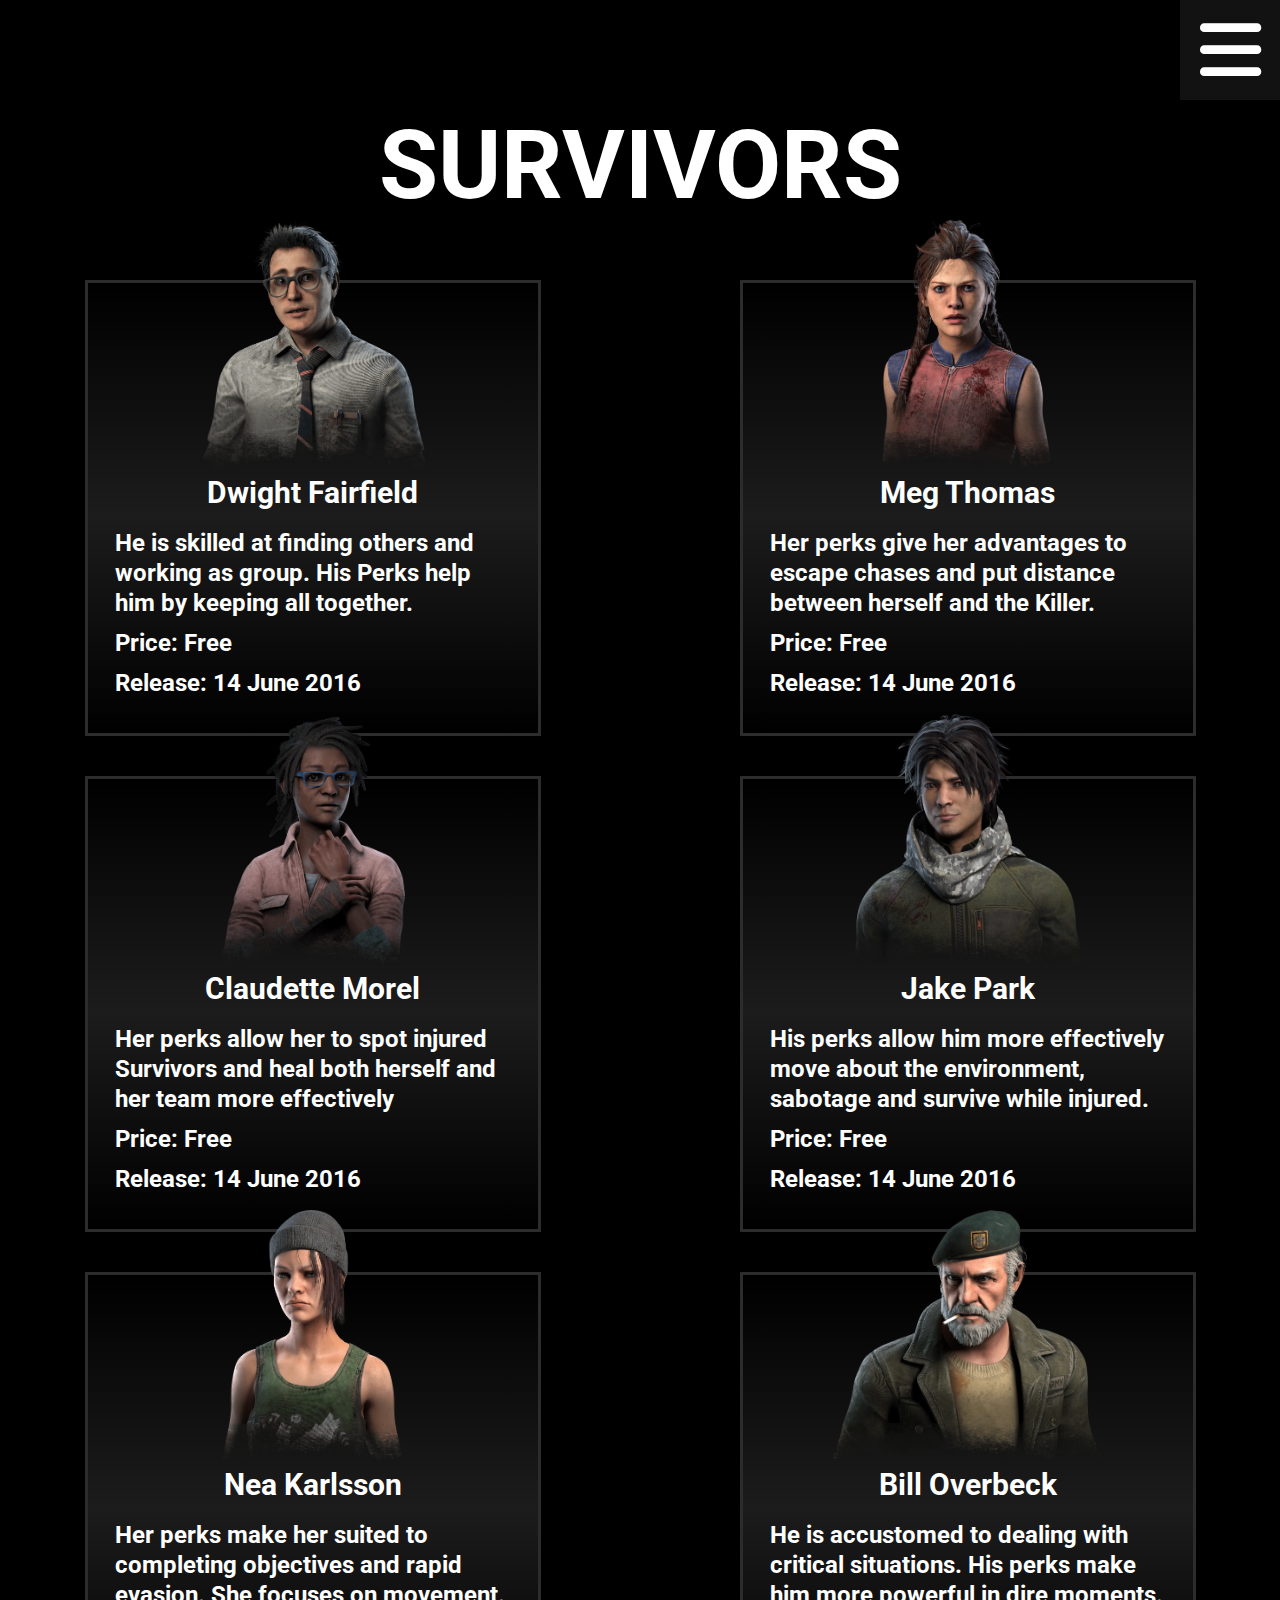
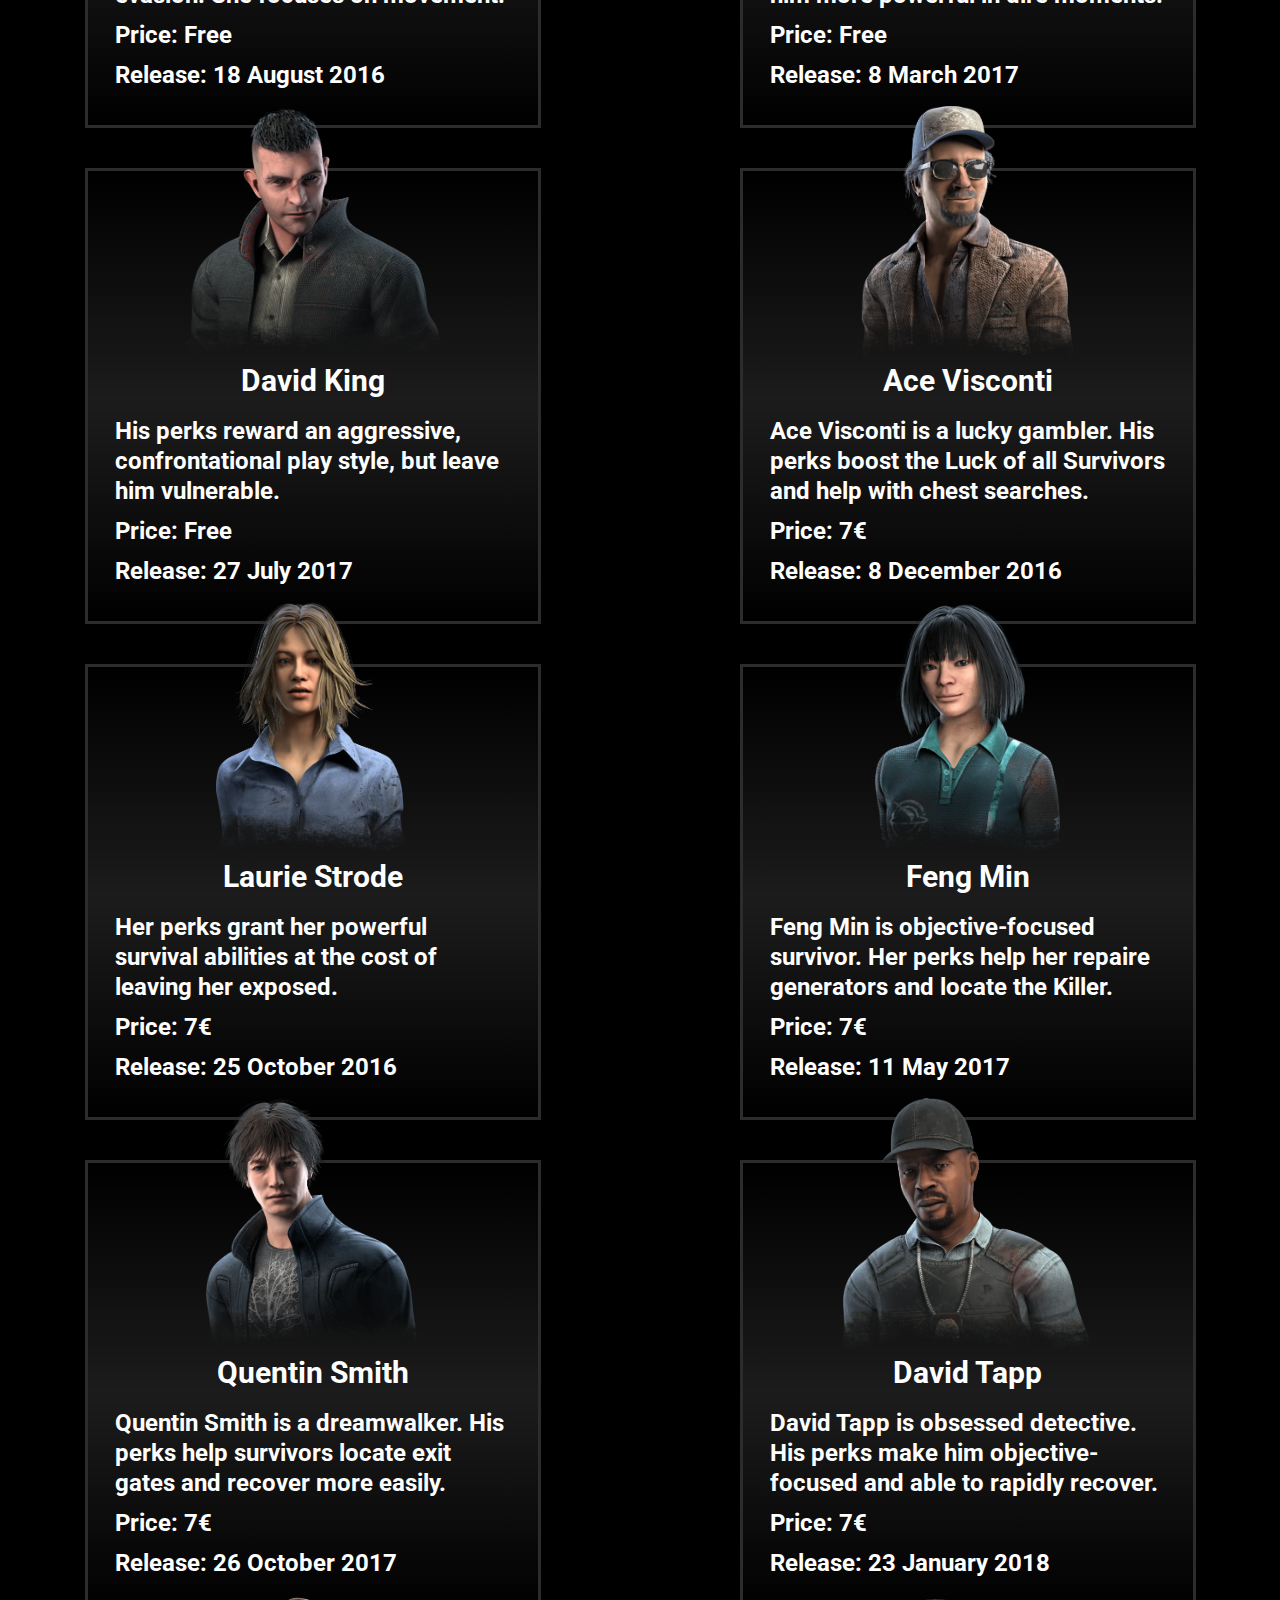
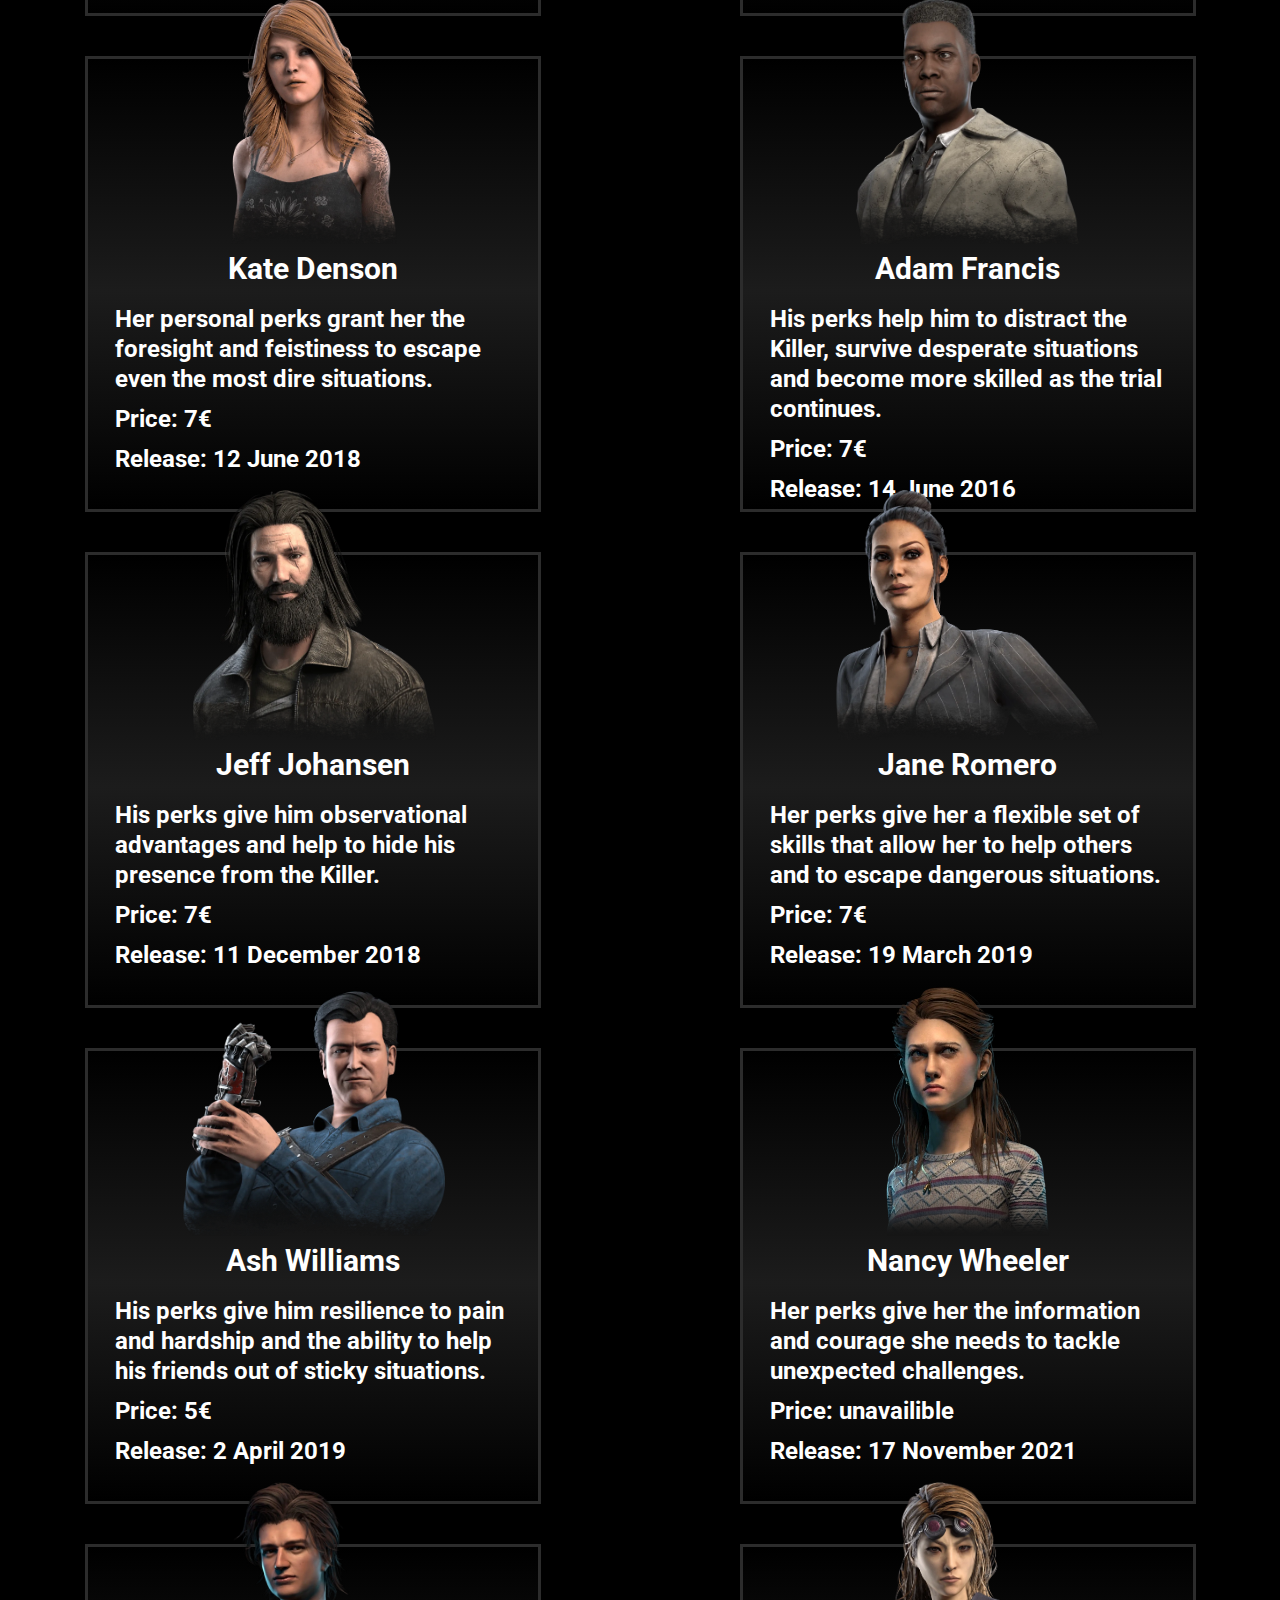
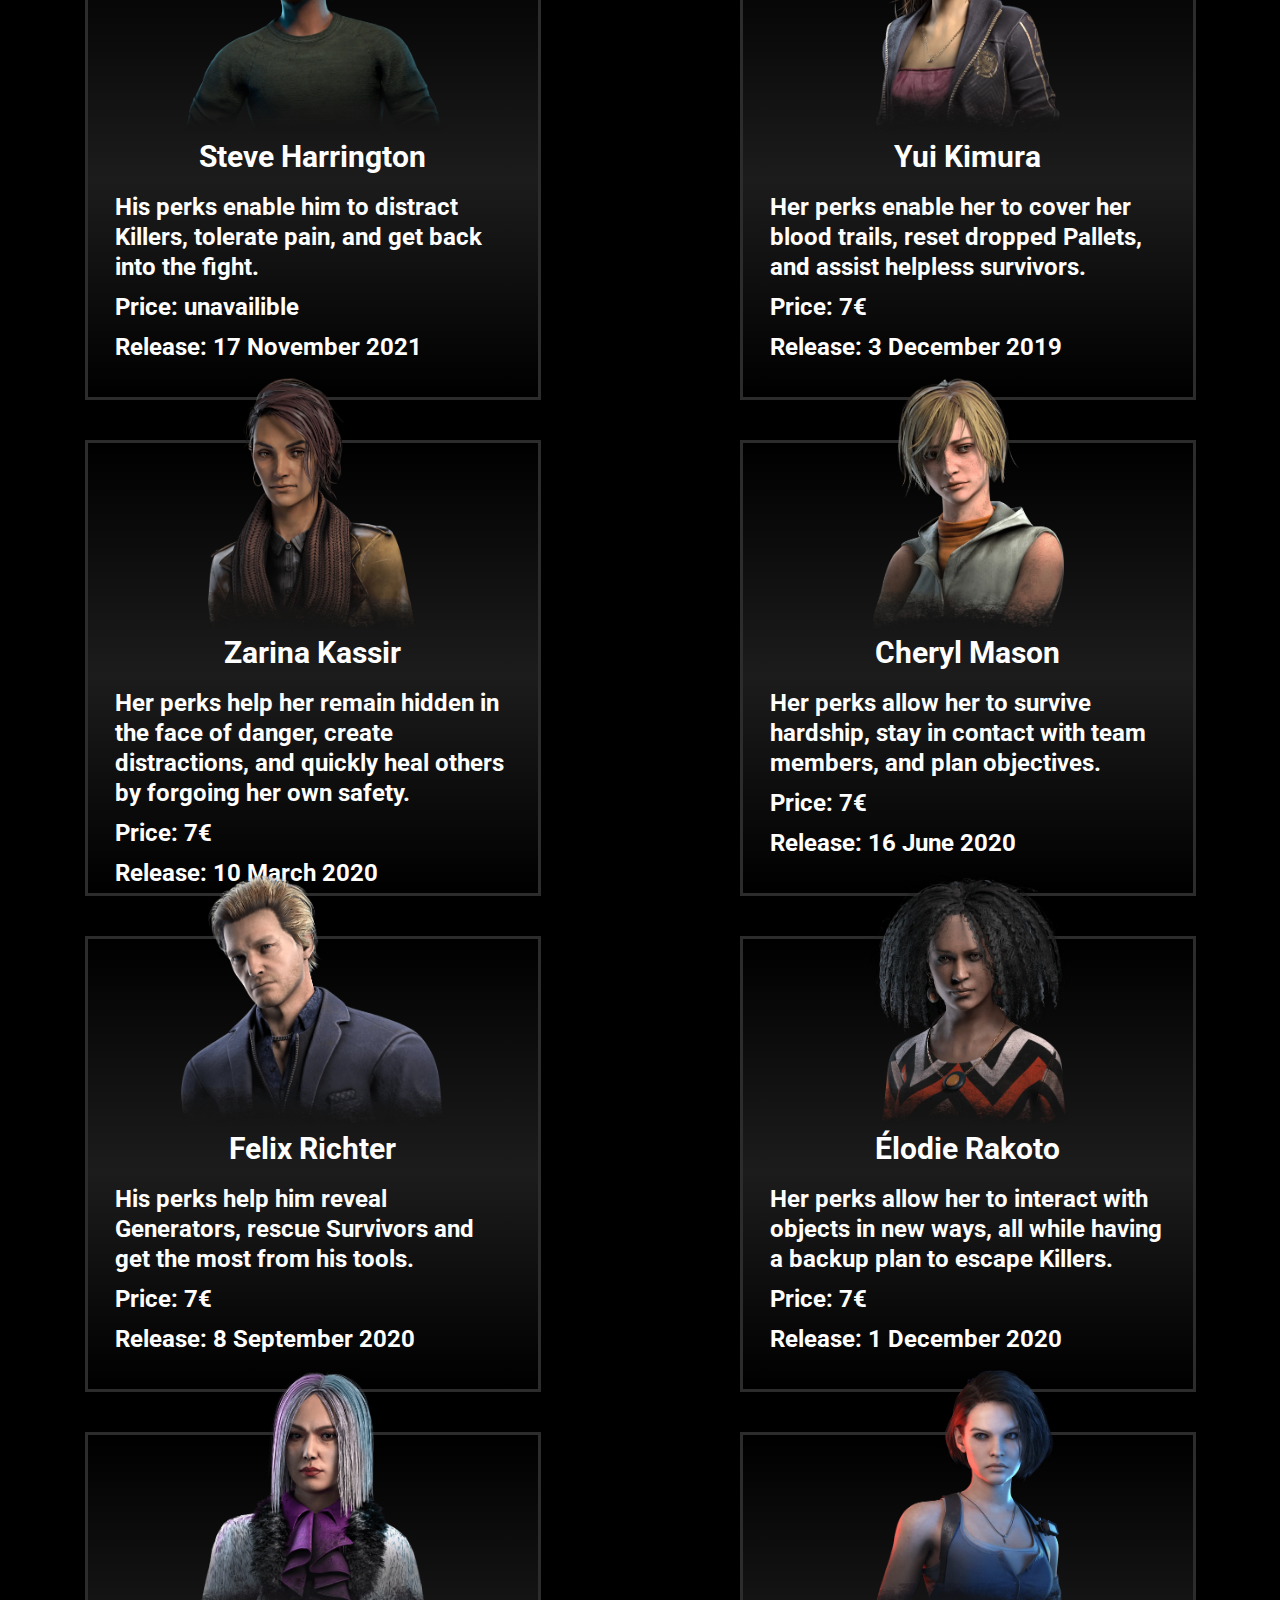
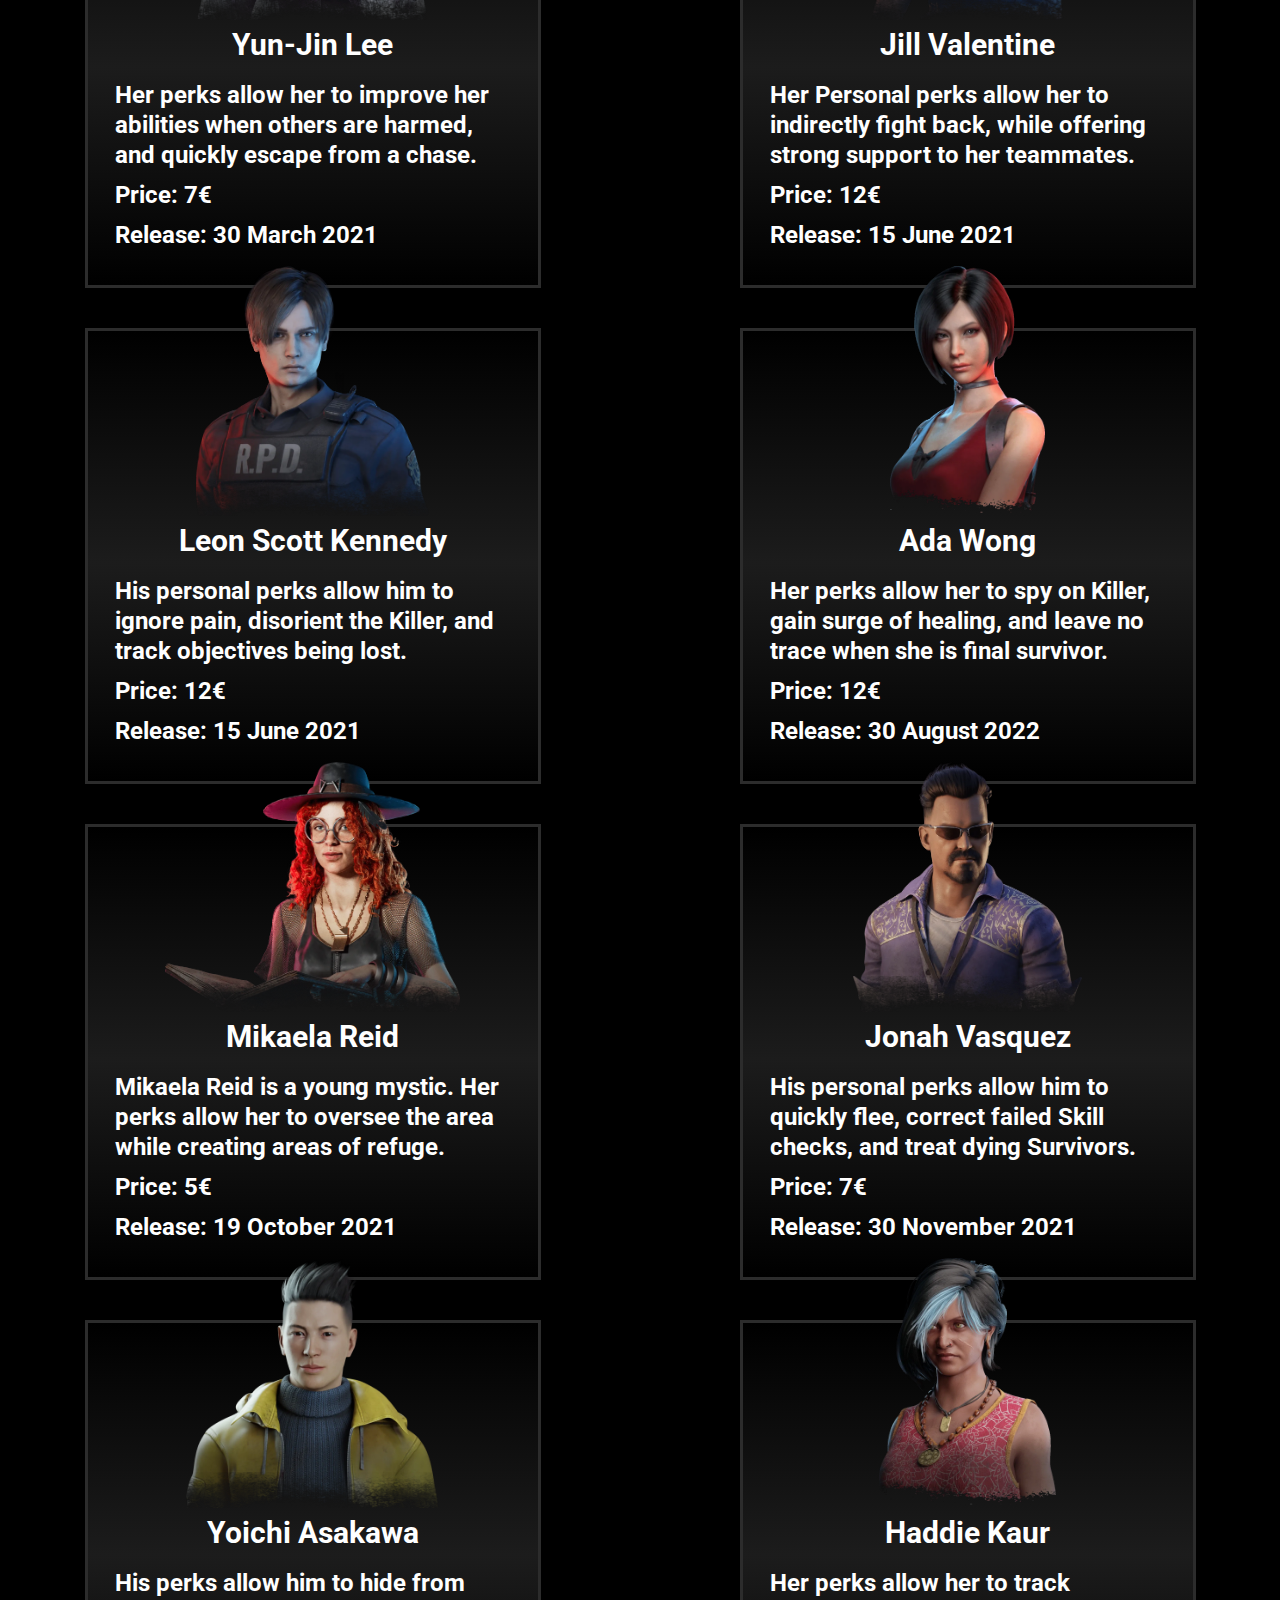
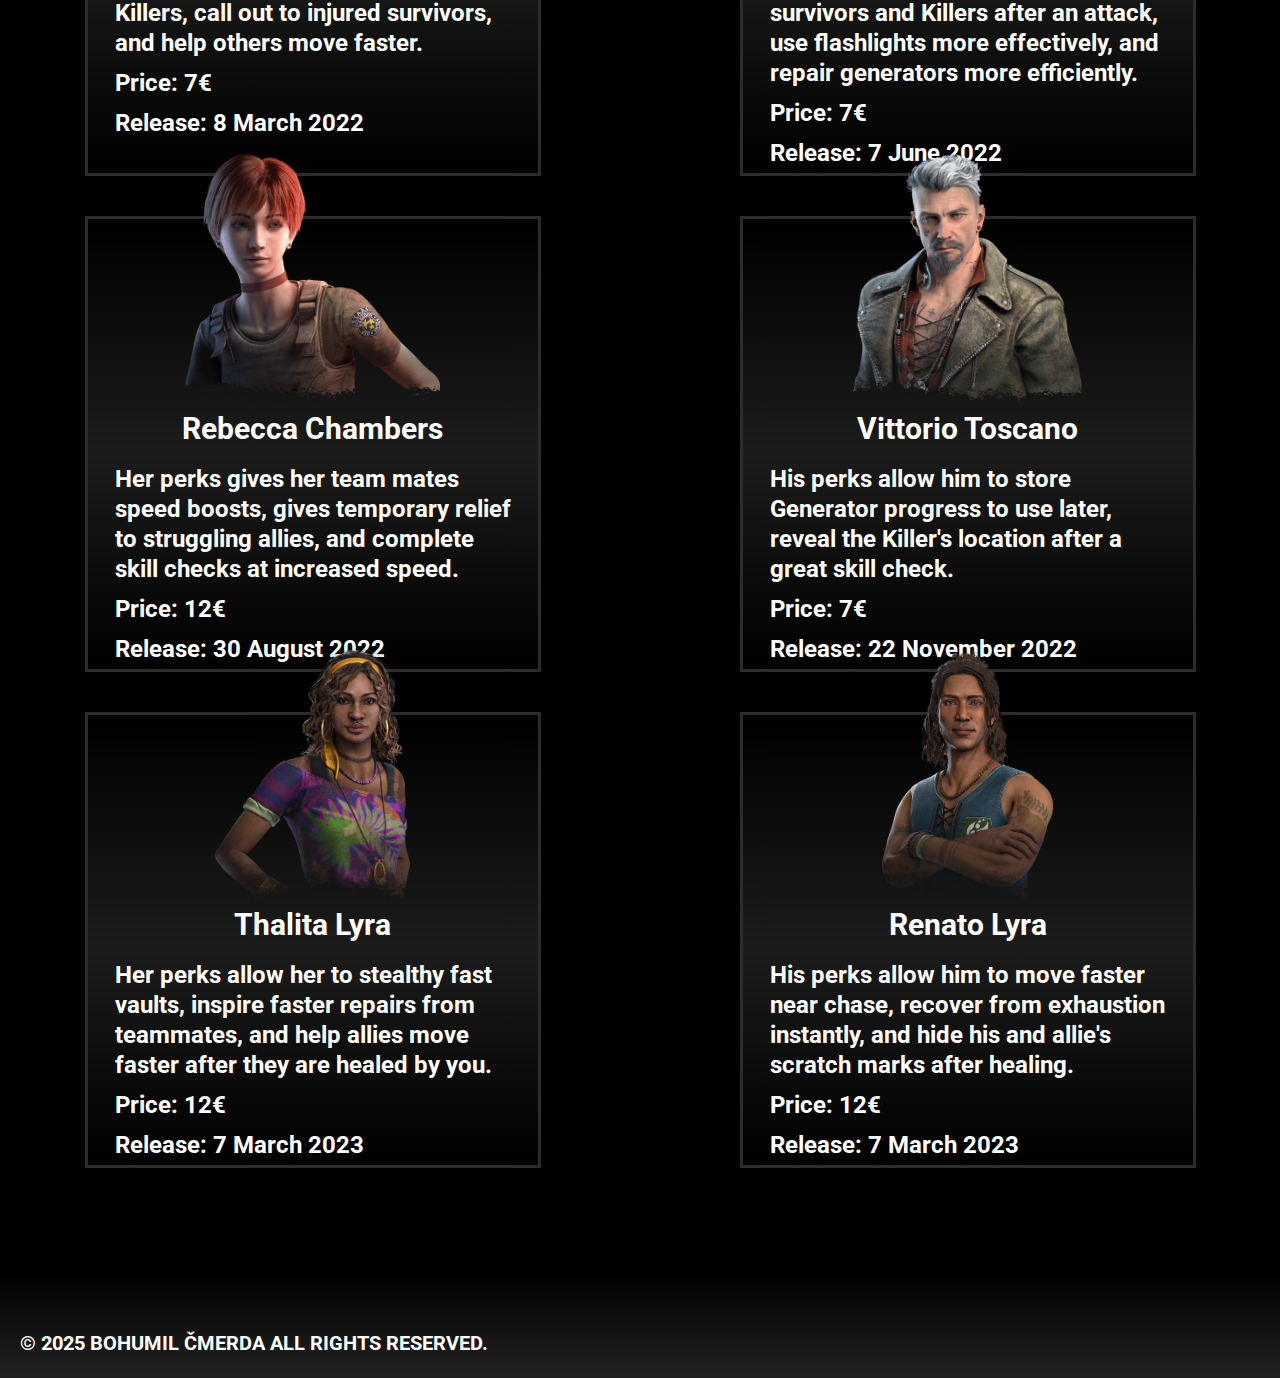
<file: DeadByDaylight-Survivors.html>
<!DOCTYPE html>
<html lang="en">
<head>
    <meta charset="UTF-8">
    <meta http-equiv="X-UA-Compatible" content="IE=edge">
    <meta name="viewport" content="width=device-width, initial-scale=1.0">
    <title>Dead by Daylight</title>
    <link rel="stylesheet" href="styles/reset.css">
    <link rel="stylesheet" href="https://cdnjs.cloudflare.com/ajax/libs/font-awesome/6.1.1/css/all.min.css">
    <link rel="preconnect" href="https://fonts.googleapis.com">
    <link rel="preconnect" href="https://fonts.gstatic.com" crossorigin>
    <link href="https://fonts.googleapis.com/css2?family=Roboto:ital,wght@0,100;0,300;0,400;0,500;0,700;0,900;1,100;1,300;1,400;1,500;1,700;1,900&display=swap" rel="stylesheet">
    <link rel="stylesheet" href="styles/survivors.css">
</head>
<body>
    <header>
        <section class="logo"><a href="index.html"><img src="images/DBDlogo.png" alt="logo"></a></section>
        <nav>
            <section class="item"><a href="DeadByDaylight-Killers.html">KILLERS</a></section>
            <section class="item"><a href="DeadByDaylight-Survivors.html">SURVIVORS</a></section>
            <section class="item"><a href="DeadByDaylight-Realms.html">REALMS</a></section>
            <section class="purchase"><a href="https://store.steampowered.com/app/381210/Dead_by_Daylight/">PURCHASE</a></section>
        </nav>
    </header>
    <main>
        <h1>SURVIVORS</h1>
        <article class="grid">
            <section class="survivor">
                <img src="images/Dwight.webp" alt="Dwight Fairfield">
                <section class="text">
                    <h2></h2>
                    <p></p>
                    <p></p>
                    <p></p>
                </section>
            </section>
            <section class="survivor">
                <img src="images/Meg.webp" alt="Meg Thomas">
                <section class="text">
                    <h2></h2>
                    <p></p>
                    <p></p>
                    <p></p>
                </section>
            </section>
            <section class="survivor">
                <img src="images/Claudette.webp" alt="Claudette Morel">
                <section class="text">
                    <h2></h2>
                    <p></p>
                    <p></p>
                    <p></p>
                </section>
            </section>
            <section class="survivor">
                <img src="images/Jake.webp" alt="Jake Park">
                <section class="text">
                    <h2></h2>
                    <p></p>
                    <p></p>
                    <p></p>
                </section>
            </section>
            <section class="survivor">
                <img src="images/Nea.webp" alt="Nea Karlsson">
                <section class="text">
                    <h2></h2>
                    <p></p>
                    <p></p>
                    <p></p>
                </section>
            </section>
            <section class="survivor">
                <img src="images/Bill.webp" alt="Bill Overbeck">
                <section class="text">
                    <h2></h2>
                    <p></p>
                    <p></p>
                    <p></p>
                </section>
            </section>
            <section class="survivor">
                <img src="images/David.webp" alt="David King">
                <section class="text">
                    <h2></h2>
                    <p></p>
                    <p></p>
                    <p></p>
                </section>
            </section>
            <section class="survivor">
                <img src="images/Ace.webp" alt="Ace Visconti">
                <section class="text">
                    <h2></h2>
                    <p></p>
                    <p></p>
                    <p></p>
                </section>
            </section>
            <section class="survivor">
                <img src="images/Laurie.webp" alt="Laurie Strode">
                <section class="text">
                    <h2></h2>
                    <p></p>
                    <p></p>
                    <p></p>
                </section>
            </section>
            <section class="survivor">
                <img src="images/Feng.webp" alt="Feng Min">
                <section class="text">
                    <h2></h2>
                    <p></p>
                    <p></p>
                    <p></p>
                </section>
            </section>
            <section class="survivor">
                <img src="images/Quentin.webp" alt="Quentin Smith">
                <section class="text">
                    <h2></h2>
                    <p></p>
                    <p></p>
                    <p></p>
                </section>
            </section>
            <section class="survivor">
                <img src="images/Tapp.webp" alt="David Tapp">
                <section class="text">
                    <h2></h2>
                    <p></p>
                    <p></p>
                    <p></p>
                </section>
            </section>
            <section class="survivor">
                <img src="images/Kate.webp" alt="Kate Denson">
                <section class="text">
                    <h2></h2>
                    <p></p>
                    <p></p>
                    <p></p>
                </section>
            </section>
            <section class="survivor">
                <img src="images/Adam.webp" alt="Adam Francis">
                <section class="text">
                    <h2></h2>
                    <p></p>
                    <p></p>
                    <p></p>
                </section>
            </section>
            <section class="survivor">
                <img src="images/Jeff.webp" alt="Jeff Johansen">
                <section class="text">
                    <h2></h2>
                    <p></p>
                    <p></p>
                    <p></p>
                </section>
            </section>
            <section class="survivor">
                <img src="images/Jane.webp" alt="Jane Romero">
                <section class="text">
                    <h2></h2>
                    <p></p>
                    <p></p>
                    <p></p>
                </section>
            </section>
            <section class="survivor">
                <img src="images/Ash.webp" alt="Ash Williams">
                <section class="text">
                    <h2></h2>
                    <p></p>
                    <p></p>
                    <p></p>
                </section>
            </section>
            <section class="survivor">
                <img src="images/Nancy.webp" alt="Nancy Wheeler">
                <section class="text">
                    <h2></h2>
                    <p></p>
                    <p></p>
                    <p></p>
                </section>
            </section>
            <section class="survivor">
                <img src="images/Steve.webp" alt="Steve Harrington">
                <section class="text">
                    <h2></h2>
                    <p></p>
                    <p></p>
                    <p></p>
                </section>
            </section>
            <section class="survivor">
                <img src="images/Yui.webp" alt="Yui Kimura">
                <section class="text">
                    <h2></h2>
                    <p></p>
                    <p></p>
                    <p></p>
                </section>
            </section>
            <section class="survivor">
                <img src="images/Zarina.webp" alt="Zarina Kassir">
                <section class="text">
                    <h2></h2>
                    <p></p>
                    <p></p>
                    <p></p>
                </section>
            </section>
            <section class="survivor">
                <img src="images/Cheryl.webp" alt="Cheryl Mason">
                <section class="text">
                    <h2></h2>
                    <p></p>
                    <p></p>
                    <p></p>
                </section>
            </section>
            <section class="survivor">
                <img src="images/Felix.webp" alt="Felix Richter">
                <section class="text">
                    <h2></h2>
                    <p></p>
                    <p></p>
                    <p></p>
                </section>
            </section>
            <section class="survivor">
                <img src="images/Elodie.webp" alt="Élodie Rakoto">
                <section class="text">
                    <h2></h2>
                    <p></p>
                    <p></p>
                    <p></p>
                </section>
            </section>
            <section class="survivor">
                <img src="images/Yun-Jin.webp" alt="Yun-Jin Lee">
                <section class="text">
                    <h2></h2>
                    <p></p>
                    <p></p>
                    <p></p>
                </section>
            </section>
            <section class="survivor">
                <img src="images/Jill.webp" alt="Jill Valentine">
                <section class="text">
                    <h2></h2>
                    <p></p>
                    <p></p>
                    <p></p>
                </section>
            </section>
            <section class="survivor">
                <img src="images/Leon.webp" alt="Leon Scott Kennedy">
                <section class="text">
                    <h2></h2>
                    <p></p>
                    <p></p>
                    <p></p>
                </section>
            </section>
            <section class="survivor">
                <img src="images/Ada.webp" alt="Ada Wong">
                <section class="text">
                    <h2></h2>
                    <p></p>
                    <p></p>
                    <p></p>
                </section>
            </section>
            <section class="survivor">
                <img src="images/Mikaela.webp" alt="Mikaela Reid">
                <section class="text">
                    <h2></h2>
                    <p></p>
                    <p></p>
                    <p></p>
                </section>
            </section>
            <section class="survivor">
                <img src="images/Jonah.webp" alt="Jonah Vasquez">
                <section class="text">
                    <h2></h2>
                    <p></p>
                    <p></p>
                    <p></p>
                </section>
            </section>
            <section class="survivor">
                <img src="images/Yoichi.webp" alt="Yoichi Asakawa">
                <section class="text">
                    <h2></h2>
                    <p></p>
                    <p></p>
                    <p></p>
                </section>
            </section>
            <section class="survivor">
                <img src="images/Haddie.webp" alt="Haddie Kaur">
                <section class="text">
                    <h2></h2>
                    <p></p>
                    <p></p>
                    <p></p>
                </section>
            </section>
            <section class="survivor">
                <img src="images/Rebecca.webp" alt="Rebecca Chambers">
                <section class="text">
                    <h2></h2>
                    <p></p>
                    <p></p>
                    <p></p>
                </section>
            </section>
            <section class="survivor">
                <img src="images/Vittorio.webp" alt="Vittorio Toscano">
                <section class="text">
                    <h2></h2>
                    <p></p>
                    <p></p>
                    <p></p>
                </section>
            </section>
            <section class="survivor">
                <img src="images/Thalita.webp" alt="Thalita Lyra">
                <section class="text">
                    <h2></h2>
                    <p></p>
                    <p></p>
                    <p></p>
                </section>
            </section>
            <section class="survivor">
                <img src="images/Renato.webp" alt="Renato Lyra">
                <section class="text">
                    <h2></h2>
                    <p></p>
                    <p></p>
                    <p></p>
                </section>
            </section>
        </article>
        <footer><p>&copy 2025 BOHUMIL ČMERDA ALL RIGHTS RESERVED.</p></footer>
    </main>

    <script src="JS/survivorScript.js"></script>
    <script src="JS/HamburgerMenu.js"></script>
</body>
</html>
</file>
<file: styles/index.css>
body{
    width: 100%;
    color: white;
    background-color: black;
    display: flex;
    justify-content: center;
    align-items: flex-start;
    font-family: 'Roboto';
    font-size: 36px;
    font-weight: 700;
}
header{
    height: 100px;
    width: 1440px;
    position: fixed;
    background-color: #151515de;
    backdrop-filter: blur(2px);
    display: flex;
    flex-direction: row;
    align-items: center;
    justify-content: right;
}
header > .logo{
    width: 12%;
    height: 100%;
    display: flex;
    align-items: center;
    justify-content: center;
}
header > .logo:hover{
    background-color: rgb(70, 70, 70);
}
header > .logo > a{
    width: 100%;
    height: 100%;
    display: flex;
    align-items: center;
    justify-content: center;
}
header > .logo > a > img{
    height: 90%;
}
header > nav{
    width: 88%;
    height: 100%;
    font-size: 40px;
    display: flex;
    justify-content: flex-end;
    align-items: center;
    flex-direction: row;
}
header > nav > .item{
    height: 100%;
    width: 250px;
    display: flex;
    align-items: center;
    justify-content: center;
}
header > nav > .item:hover{
    background-color: rgb(70, 70, 70);
}
header > nav > .purchase{
    background-color: red;
    height: 100%;
    width: 250px;
    display: flex;
    justify-content: center;
    align-items: center;
}
header > nav > .purchase:hover{
    transform: scale(1.1);
}
a{
    text-decoration: none;
    color: white;
}
main{
    width: 1440px;
    position: static;
    margin-top: 100px;
    display: flex;
    align-items: center;
    flex-direction: column;
    overflow: hidden;
}
main > .images{
    width: 1440px;
    height: 800px;
    display: flex;
    align-items: center;
    justify-content: center;
}        
main > .images > img{
    width: 1440px;
    height: 800px;
}
main > .dots{
    display: flex;
    align-items: center;
    justify-content: center;
    flex-direction: row;
    margin-top: -40px;
    column-gap: 20px;
}
main > .gameplay{
    width: 100%;
    display: flex;
    flex-direction: column;
    align-items: center;
    line-height: 50px;
    text-align: center;
}
main > .gameplay > p{
    width: 90%;
}
main > .gameplay > h3 > p{
    text-align: center;
    line-height: 170px;
    white-space: pre-wrap;
}
main > .gameplay > .images2{
    width: 100%;
    height: 100%;
    display: flex;
    flex-direction: row;
    justify-content: center;
    column-gap: 600px;
    background: linear-gradient(180deg, rgba(16, 16, 16, 0) 0%, #1C1C1C 51.56%, rgba(16, 16, 16, 0) 100%);
}
main > .gameplay > .images2 > .survivor{
    height: 100%;
    width: 327px;
}
main > .gameplay > .images2 > .killer{
    height: 100%;
    width: 397px;
}
main > .gameplay > .twoSides{
    height: 100%;
    width: 100%;
    display: flex;
    flex-direction: column;
    background: linear-gradient(180deg, rgba(16, 16, 16, 0) 0%, #1C1C1C 51.56%, rgba(16, 16, 16, 0) 100%);
}
main > .gameplay > .twoSides > .description{
    width: 100%;
    height: 460px;
    display: flex;
    flex-direction: row;
    justify-content: center;
    column-gap: 70px;
}
main > .gameplay > .twoSides > .description > .text{
    width: 450px;
    height: 100%;
    text-align: left;
}
main > .gameplay > .twoSides > .description > img{
    height: 100%;
    width: 820px;
}
main > .reviews{
    width: 100%;
    height: 100%;
    display: flex;
    flex-direction: column;
    align-items: center;
    background: linear-gradient(180deg, rgba(16, 16, 16, 0) 0%, #1C1C1C 51.56%, rgba(16, 16, 16, 0) 100%);
}
main > .reviews > .container{
    display: flex;
    width: 100%;
    flex-direction: row;
    column-gap: 60px;
    justify-content: center;
    align-items: flex-start;
}
main > .reviews > .container > .review{
    width: 28%;
    display: flex;
    flex-direction: column;
    align-items: center;
    justify-content: flex-start;
    row-gap: 50px;
}
main > .reviews > .container > .review:nth-child(1){
    row-gap: 75px;
}
main > .reviews > .container > .review:nth-child(3){
    row-gap: 40px;
}
main > .reviews > .container > .review > .text{
    text-align: center;
    font-size: 24px;
}
main > .reviews > .container > .review > .numbers{
    text-align: center;
}
main > .reviews > .container > .review > img{
    height: 80px;
}
main > .reviews > .container > .review:nth-child(3) > img{
    height: 120px;
}
main > .platforms{
    height: 100%;
    width: 100%;
    display: flex;
    flex-direction: column;
    justify-content: center;
    align-items: center;
    background: linear-gradient(180deg, rgba(16, 16, 16, 0) 0%, #1C1C1C 51.56%, rgba(16, 16, 16, 0) 100%);
}
main > .platforms > .content{
    width: 100%;
    display: grid;
    grid-template-columns: repeat(3, 1fr);
    grid-template-rows: repeat(3, 1fr);
    justify-items: center;
    align-items: center;
}
main > .platforms > .content > a > i{
    font-size: 290px;
}
main > .platforms > .content > a > img{
    width: 270px;
}
main > .comunity{
    height: 100%px;
    width: 100%;
    background: linear-gradient(180deg, rgba(16, 16, 16, 0) 0%, #1C1C1C 51.56%, rgba(16, 16, 16, 0) 100%);
    display: flex;
    flex-direction: column;
    align-items: center;
}
main > .comunity > .social{
    display: flex;
    column-gap: 100px;
}
main > .comunity > .social > a > i{
    font-size: 200px;
}
main > footer{
    width: 100%;
    height: 210px;
    font-size: 20px;
    display: flex;
    align-items: flex-end;
    background: linear-gradient(360deg, #212121 3%, rgba(0, 0, 0, 0) 50%);
}
main > footer > p{
    margin-bottom: 20px;
    margin-left: 20px;
}
h1{
    font-size: 120px;
    margin-top: 100px;
    margin-bottom: 100px;
    text-align: center;
}
h2{
    font-size: 96px;
    margin-top: 100px;
    margin-bottom: 100px;
    text-align: center;
}
h3{
    font-size: 78px;
    margin-top: 100px;
    margin-bottom: 100px;
    text-align: center;
}
.SurvivorOrKiller{
    display: flex;
    flex-direction: row;
    justify-content: center;
    column-gap: 250px;
    margin-left: -100px;
}
#dot{
    font-size: 20px;
    filter: contrast(30%);
}
#dot:hover{
    filter: contrast(100%);
}
@media (max-width:1439px){
    header{
        width: 100px;
        right: 0px;
        display: flex;
        align-items: flex-end;
        justify-content: flex-start;
        flex-direction: column;
    }
    header > .logo{
        margin-right: 0px;
        width: 100%;
        height: 15%;
        display: flex;
        align-items: center;
        justify-content: center;
    }
    header > nav{
        width: 100%;
        height: 70%;
        flex-direction: column;
        font-size: 60px;
    }
    header > nav > .item{
        height: 150px;
        width: 100%;
        
    }
    header > nav > .purchase{
        height: 150px;
        width: 100%;

    }
    header > .logo{
        width: 100%;
        height: 15%;
    }
    header > .bar{
        width: 100%;
        height: 100%;
        display: flex;
        justify-content: center;
        align-items: center;
    }
    header > .bar:hover{
        background-color: rgb(70, 70, 70);
    }
    header > .bar > i{
        font-size: 70px;
        color: white;
    }
    main{
        width: 100%;
    }
    main > .gameplay > .images2{
    column-gap: 300px;
    }
    .SurvivorOrKiller{
        column-gap: 50px;
        margin-left: 0px;
    }
    main > .gameplay > .twoSides{
        row-gap: 10px;
    }
    main > .gameplay > .twoSides > h3{
        line-height: 80px;
    }
    main > .gameplay > .twoSides > .description{
        flex-direction: column;
        align-items: center;
        row-gap: 50px;
        height: 100%;
    }
    main > .gameplay > .twoSides > .description > .text{
        width: 80%;
        text-align: center;
    }
    main > .platforms{
        height: 100%;
    }
    main > .platforms > .content{
        grid-template-columns: repeat(2, 1fr);
        grid-template-rows: repeat(4, 1fr);
    }
    main > .comunity{
        height: 100%;
    }
    main > .comunity > .social{
        display: grid;
        grid-template-columns: repeat(2, 1fr);
        grid-template-rows: repeat(3, 1fr);
        row-gap: 100px;
        justify-items: center;
    }
    main > .reviews > .container{
        flex-direction: column;
        align-items: center;
        row-gap: 60px;
    }
    main > .reviews > .container > .review{
        width: 90%;
    }
    
main > .reviews > .container > .review:nth-child(1){
    row-gap: 50px;
}
main > .reviews > .container > .review:nth-child(3){
    row-gap: 50px;
}
    main > .reviews > .container > .review > .text{
        font-size: 40px;
    }
}
@media (max-width:1040px){
main > .gameplay > .images2 > .survivor{
    height: 50%;
    width: 160px;
}
main > .gameplay > .images2 > .killer{
    height: 50%;
    width: 200px;
}
body{
    font-size: 25px;
}
h3{
    font-size: 50px;
}
h2{
    font-size: 50px;
}

main > .gameplay > .twoSides > .description > img{
    height: auto;
    width: 90%;
}
}
@media (max-width:700px){
    main > .platforms > .content{
        grid-template-columns: repeat(1, 1fr);
        grid-template-rows: repeat(8, 1fr);
    }
    main > .comunity > .social{
        grid-template-columns: repeat(1, 1fr);
        grid-template-rows: repeat(5, 1fr);
    }
    main > .gameplay > .images2{
    column-gap: 100px;
    }
    h3{
        font-size: 40px;
    }
    h1{
        font-size: 70px;
    }
    
    main > .platforms > .content > a > i{
        font-size: 140px;
    }
    main > .platforms > .content > a > img{
        width: 130px;
    }
    main > .comunity > .social > a > i{
        font-size: 100px;
    }
}
@media (max-width:500px){
    main > .gameplay > .images2{
    column-gap: 50px;
    }
    h3{
        font-size: 30px;
    }
    main > .reviews > .container > .review > .text{
        font-size: 18px;
        line-height: 30px;
    }
    main > .reviews > .container > .review > img{
        height: 40px;
    }
    main > .reviews > .container > .review:nth-child(3) > img{
        height: 60px;
    }
}
@media (max-width:400px){
    h1{
        font-size: 50px;
    }
    main > .gameplay > .images2{
    column-gap: 0px;
    }
    h3{
        font-size: 20px;
    }
}
</file>
<file: styles/killers.css>
body{
    width: 100%;
    color: white;
    background-color: black;
    display: flex;
    justify-content: center;
    align-items: flex-start;
    font-family: 'Roboto';
    font-size: 36px;
    font-weight: 700;
    line-height: 35px;
}
header{
    height: 100px;
    width: 1440px;
    position: fixed;
    background-color: #151515de;
    backdrop-filter: blur(2px);
    display: flex;
    flex-direction: row;
    align-items: center;
    justify-content: right;
}
header > .logo{
    width: 12%;
    height: 100%;
    display: flex;
    align-items: center;
    justify-content: center;
}
header > .logo:hover{
    background-color: rgb(70, 70, 70);
}
header > .logo > a{
    width: 100%;
    height: 100%;
    display: flex;
    align-items: center;
    justify-content: center;
}
header > .logo > a > img{
    height: 90%;
}
header > nav{
    width: 88%;
    height: 100%;
    font-size: 40px;
    display: flex;
    justify-content: flex-end;
    align-items: center;
    flex-direction: row;
}
header > nav > .item{
    height: 100%;
    width: 250px;
    display: flex;
    align-items: center;
    justify-content: center;
}
header > nav > .item:hover{
    background-color: rgb(70, 70, 70);
}
header > nav > .purchase{
    background-color: red;
    height: 100%;
    width: 250px;
    display: flex;
    justify-content: center;
    align-items: center;
}
header > nav > .purchase:hover{
    transform: scale(1.1);
}
a{
    text-decoration: none;
    color: white;
}
main{
    width: 1440px;
    height: 100%;
    position: static;
    margin-top: 100px;
    display: flex;
    align-items: center;
    flex-direction: column;
}
main > .grid{
    margin-top: 100px;
    width: 100%;
    display: grid;
    grid-template-columns: repeat(3 , 1fr);
    grid-template-rows: repeat(11 , 1fr);
    column-gap: 30px;
    row-gap: 40px;
    justify-items: center;
}
main > .grid > .killer{
    width: 440px;
    height: 460px;
    padding: 5px;
    border: #2c2c2c solid;
    display: flex;
    flex-direction: column;
    align-items: center;
    background: linear-gradient(180deg, rgba(16, 16, 16, 0) 0%, #1C1C1C 51.56%, rgba(16, 16, 16, 0) 100%);
}
main > .grid > .killer:hover{
    background-color: rgb(70, 70, 70);
}
main > .grid > .killer > .text{
    width: 90%;
    font-size: 24px;
    display: flex;
    flex-direction: column;
    row-gap: 10px;
}
.ahh > .text{
    width: 90%;
    font-size: 24px;
    display: flex;
    flex-direction: column;
    align-items: center;
    row-gap: 10px;
}
main > .grid > .killer > img , .ahh > img{
    height: 250px;
    margin-top: -70px;
}
main > footer{
    width: 100%;
    height: 210px;
    font-size: 20px;
    display: flex;
    align-items: flex-end;
    background: linear-gradient(360deg, #212121 3%, rgba(0, 0, 0, 0) 50%);
}
main > footer > p{
    margin-bottom: 20px;
    margin-left: 20px;
}
h1{
    font-size: 96px;
    margin-top: 50px;
    text-align: center;
}
h2{
    font-size: 30px;
    text-align: center;
    margin-top: 10px;
    margin-bottom: 10px;
}
.ahh{
    width: 100%;
    height: 100%;
    position: fixed;
    background-color: rgba(0, 0, 0, 0.911);
    display: flex;
    justify-content: center;
    align-items: center;
    flex-direction: column;
}

@media (max-width:1439px){
    header{
        width: 100px;
        right: 0px;
        display: flex;
        align-items: flex-end;
        justify-content: flex-start;
        flex-direction: column;
    }
    header > .logo{
        margin-right: 0px;
        width: 100%;
        height: 15%;
        display: flex;
        align-items: center;
        justify-content: center;
    }
    header > nav{
        width: 100%;
        height: 70%;
        flex-direction: column;
        font-size: 60px;
    }
    header > nav > .item{
        height: 150px;
        width: 100%;
        
    }
    header > nav > .purchase{
        height: 150px;
        width: 100%;

    }
    header > .logo{
        width: 100%;
        height: 15%;
    }
    header > .bar{
        width: 100%;
        height: 100%;
        display: flex;
        justify-content: center;
        align-items: center;
    }
    header > .bar:hover{
        background-color: rgb(70, 70, 70);
    }
    header > .bar > i{
        font-size: 70px;
        color: white;
    }
    main{
        width: 100%;
    }
    main > .grid{
        grid-template-columns: repeat(2 , 1fr);
        grid-template-rows: repeat(15 , 1fr);
    }
}
@media (max-width:950px){
    main > .grid{
        grid-template-columns: repeat(1 , 1fr);
        grid-template-rows: repeat(31 , 1fr);
    }
}
</file>
<file: styles/realms.css>
body{
    width: 100%;
    color: white;
    background-color: black;
    display: flex;
    justify-content: center;
    align-items: flex-start;
    font-family: 'Roboto';
    font-size: 36px;
    font-weight: 700;
    line-height: 30px;
}
header{
    height: 100px;
    width: 1440px;
    position: fixed;
    background-color: #151515de;
    backdrop-filter: blur(2px);
    display: flex;
    flex-direction: row;
    align-items: center;
    justify-content: right;
}
header > .logo{
    width: 12%;
    height: 100%;
    display: flex;
    align-items: center;
    justify-content: center;
}
header > .logo:hover{
    background-color: rgb(70, 70, 70);
}
header > .logo > a{
    width: 100%;
    height: 100%;
    display: flex;
    align-items: center;
    justify-content: center;
}
header > .logo > a > img{
    height: 90%;
}
header > nav{
    width: 88%;
    height: 100%;
    font-size: 40px;
    display: flex;
    justify-content: flex-end;
    align-items: center;
    flex-direction: row;
}
header > nav > .item{
    height: 100%;
    width: 250px;
    display: flex;
    align-items: center;
    justify-content: center;
}
header > nav > .item:hover{
    background-color: rgb(70, 70, 70);
}
header > nav > .purchase{
    background-color: red;
    height: 100%;
    width: 250px;
    display: flex;
    justify-content: center;
    align-items: center;
}
header > nav > .purchase:hover{
    transform: scale(1.1);
}
a{
    text-decoration: none;
    color: white;
}
main{
    width: 1440px;
    height: 100%;
    position: static;
    margin-top: 100px;
    display: flex;
    align-items: center;
    flex-direction: column;
    overflow: hidden;
}
main > .grid{
    margin-top: 100px;
    width: 100%;
    display: grid;
    grid-template-columns: repeat(3 , 1fr);
    grid-template-rows: repeat(7 , 1fr);
    column-gap: 30px;
    row-gap: 40px;
    justify-items: center;
}
main > .grid > .realm{
    width: 440px;
    height: 490px;
    padding: 5px;
    border: #2c2c2c solid;
    display: flex;
    flex-direction: column;
    align-items: center;
    background: linear-gradient(180deg, rgba(16, 16, 16, 0) 0%, #1C1C1C 51.56%, rgba(16, 16, 16, 0) 100%);
}
main > .grid > .realm:hover{
    background-color: rgb(70, 70, 70);
}
main > .grid > .realm > .text{
    width: 90%;
    font-size: 24px;
    display: flex;
    flex-direction: column;
    row-gap: 10px;
}
.ahh > .text{
    width: 90%;
    font-size: 24px;
    display: flex;
    flex-direction: column;
    align-items: center;
    row-gap: 10px;
}
main > .grid > .realm > img , .ahh > img{
    height: 250px;
}
main > footer{
    width: 100%;
    height: 210px;
    font-size: 20px;
    display: flex;
    align-items: flex-end;
    background: linear-gradient(360deg, #212121 3%, rgba(0, 0, 0, 0) 50%);
}
main > footer > p{
    margin-bottom: 20px;
    margin-left: 20px;
}
h1{
    font-size: 96px;
    margin-top: 50px;
    text-align: center;
}
h2{
    font-size: 30px;
    text-align: center;
    margin-top: 10px;
    margin-bottom: 10px;
}
.ahh{
    width: 100%;
    height: 100%;
    position: fixed;
    background-color: rgba(0, 0, 0, 0.911);
    display: flex;
    justify-content: center;
    align-items: center;
    flex-direction: column;
}

@media (max-width:1439px){
    header{
        width: 100px;
        right: 0px;
        display: flex;
        align-items: flex-end;
        justify-content: flex-start;
        flex-direction: column;
    }
    header > .logo{
        margin-right: 0px;
        width: 100%;
        height: 15%;
        display: flex;
        align-items: center;
        justify-content: center;
    }
    header > nav{
        width: 100%;
        height: 70%;
        flex-direction: column;
        font-size: 60px;
    }
    header > nav > .item{
        height: 150px;
        width: 100%;
        
    }
    header > nav > .purchase{
        height: 150px;
        width: 100%;

    }
    header > .logo{
        width: 100%;
        height: 15%;
    }
    header > .bar{
        width: 100%;
        height: 100%;
        display: flex;
        justify-content: center;
        align-items: center;
    }
    header > .bar:hover{
        background-color: rgb(70, 70, 70);
    }
    header > .bar > i{
        font-size: 70px;
        color: white;
    }
    main{
        width: 100%;
    }
    main > .grid{
        grid-template-columns: repeat(2 , 1fr);
        grid-template-rows: repeat(8 , 1fr);
    }
}
@media (max-width:950px){
    main > .grid{
        grid-template-columns: repeat(1 , 1fr);
        grid-template-rows: repeat(19 , 1fr);
    }
}
</file>
<file: styles/survivors.css>
body{
    width: 100%;
    color: white;
    background-color: black;
    display: flex;
    justify-content: center;
    align-items: flex-start;
    font-family: 'Roboto';
    font-size: 36px;
    font-weight: 700;
    line-height: 30px;
}
header{
    height: 100px;
    width: 1440px;
    position: fixed;
    background-color: #151515de;
    backdrop-filter: blur(2px);
    display: flex;
    flex-direction: row;
    align-items: center;
    justify-content: right;
}
header > .logo{
    width: 12%;
    height: 100%;
    display: flex;
    align-items: center;
    justify-content: center;
}
header > .logo:hover{
    background-color: rgb(70, 70, 70);
}
header > .logo > a{
    width: 100%;
    height: 100%;
    display: flex;
    align-items: center;
    justify-content: center;
}
header > .logo > a > img{
    height: 90%;
}
header > nav{
    width: 88%;
    height: 100%;
    font-size: 40px;
    display: flex;
    justify-content: flex-end;
    align-items: center;
    flex-direction: row;
}
header > nav > .item{
    height: 100%;
    width: 250px;
    display: flex;
    align-items: center;
    justify-content: center;
}
header > nav > .item:hover{
    background-color: rgb(70, 70, 70);
}
header > nav > .purchase{
    background-color: red;
    height: 100%;
    width: 250px;
    display: flex;
    justify-content: center;
    align-items: center;
}
header > nav > .purchase:hover{
    transform: scale(1.1);
}
a{
    text-decoration: none;
    color: white;
}
main{
    width: 1440px;
    height: 100%;
    position: static;
    margin-top: 100px;
    display: flex;
    align-items: center;
    flex-direction: column;
    overflow: hidden;
}
main > .grid{
    margin-top: 100px;
    width: 100%;
    display: grid;
    grid-template-columns: repeat(3 , 1fr);
    grid-template-rows: repeat(12 , 1fr);
    column-gap: 30px;
    row-gap: 40px;
    justify-items: center;
}
main > .grid > .survivor{
    width: 440px;
    height: 440px;
    padding: 5px;
    border: #2c2c2c solid;
    display: flex;
    flex-direction: column;
    align-items: center;
    background: linear-gradient(180deg, rgba(16, 16, 16, 0) 0%, #1C1C1C 51.56%, rgba(16, 16, 16, 0) 100%);
}
main > .grid > .survivor:hover{
    background-color: rgb(70, 70, 70);
}
main > .grid > .survivor > .text{
    width: 90%;
    font-size: 24px;
    display: flex;
    flex-direction: column;
    row-gap: 10px;
}
.ahh > .text{
    width: 90%;
    font-size: 24px;
    display: flex;
    flex-direction: column;
    align-items: center;
    row-gap: 10px;
}
main > .grid > .survivor > img , .ahh > img{
    height: 250px;
    margin-top: -70px;
}
main > footer{
    width: 100%;
    height: 210px;
    font-size: 20px;
    display: flex;
    align-items: flex-end;
    background: linear-gradient(360deg, #212121 3%, rgba(0, 0, 0, 0) 50%);
}
main > footer > p{
    margin-bottom: 20px;
    margin-left: 20px;
}
h1{
    font-size: 96px;
    margin-top: 50px;
    text-align: center;
}
h2{
    font-size: 30px;
    text-align: center;
    margin-top: 10px;
    margin-bottom: 10px;
}
.ahh{
    width: 100%;
    height: 100%;
    position: fixed;
    background-color: rgba(0, 0, 0, 0.911);
    display: flex;
    justify-content: center;
    align-items: center;
    flex-direction: column;
}

@media (max-width:1439px){
    header{
        width: 100px;
        right: 0px;
        display: flex;
        align-items: flex-end;
        justify-content: flex-start;
        flex-direction: column;
    }
    header > .logo{
        margin-right: 0px;
        width: 100%;
        height: 15%;
        display: flex;
        align-items: center;
        justify-content: center;
    }
    header > nav{
        width: 100%;
        height: 70%;
        flex-direction: column;
        font-size: 60px;
    }
    header > nav > .item{
        height: 150px;
        width: 100%;
        
    }
    header > nav > .purchase{
        height: 150px;
        width: 100%;

    }
    header > .logo{
        width: 100%;
        height: 15%;
    }
    header > .bar{
        width: 100%;
        height: 100%;
        display: flex;
        justify-content: center;
        align-items: center;
    }
    header > .bar:hover{
        background-color: rgb(70, 70, 70);
    }
    header > .bar > i{
        font-size: 70px;
        color: white;
    }
    main{
        width: 100%;
    }
    main > .grid{
        grid-template-columns: repeat(2 , 1fr);
        grid-template-rows: repeat(18 , 1fr);
    }
}
@media (max-width:950px){
    main > .grid{
        grid-template-columns: repeat(1 , 1fr);
        grid-template-rows: repeat(36 , 1fr);
    }
}
</file>
